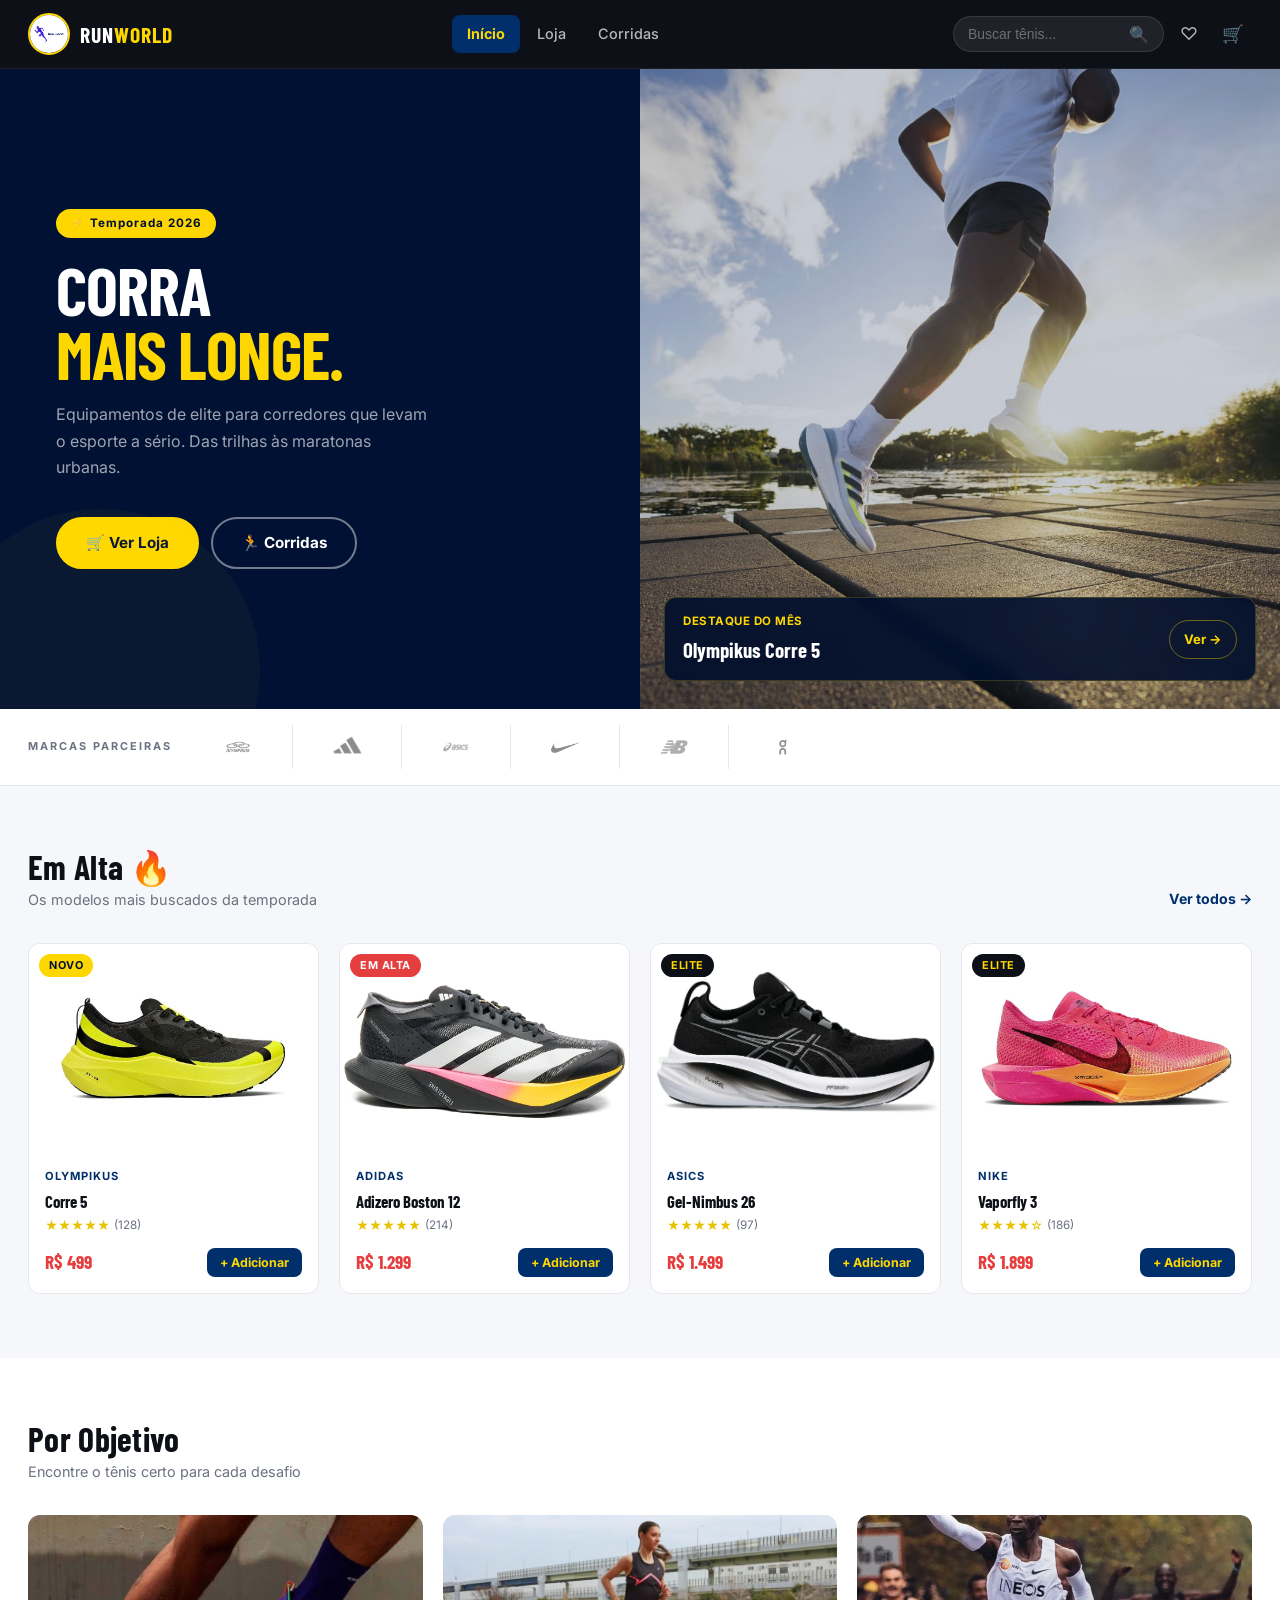
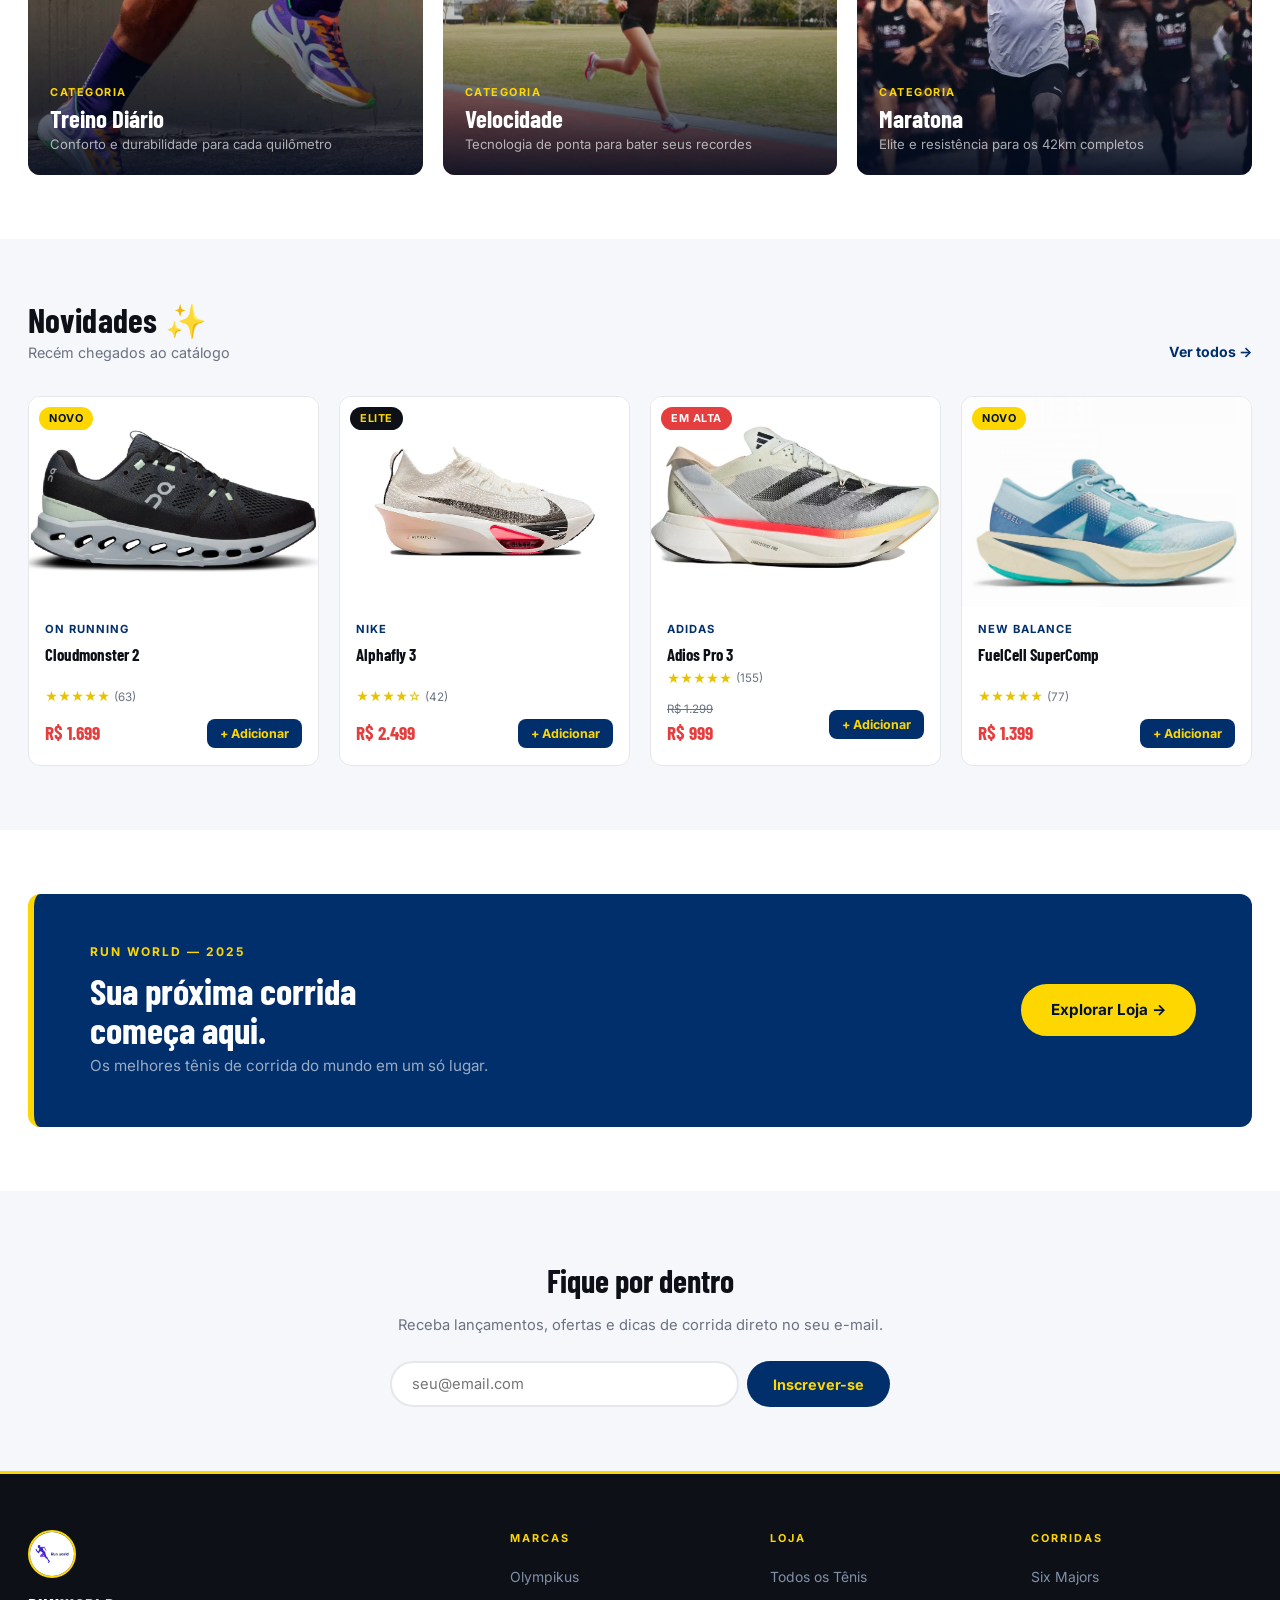
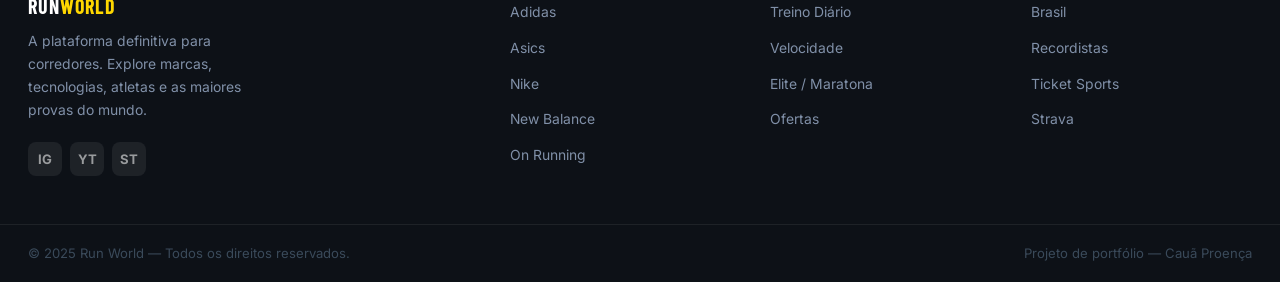
<file: index.html>
<!DOCTYPE html>
<html lang="pt-BR">
<head>
  <meta charset="UTF-8">
  <meta name="viewport" content="width=device-width, initial-scale=1.0">
  <title>Run World — Tênis de Corrida</title>
  <link rel="shortcut icon" href="IMG/icon.png">
  <link rel="preconnect" href="https://fonts.googleapis.com">
  <link rel="preconnect" href="https://fonts.gstatic.com" crossorigin>
  <link href="https://fonts.googleapis.com/css2?family=Barlow+Condensed:wght@400;700&family=Inter:wght@400;500;600;700&display=swap" rel="stylesheet">
  <link rel="stylesheet" href="CSS/style.css">
</head>
<body>

<header class="site-header">
  <div class="header-inner">
    <a href="index.html" class="header-logo">
      <img src="IMG/Logo.jpg" alt="Run World">
      <span class="logo-text">RUN<span>WORLD</span></span>
    </a>
    <nav class="header-nav">
      <ul>
        <li><a href="index.html" class="active">Início</a></li>
        <li><a href="index.2.html">Loja</a></li>
        <li><a href="index.3.html">Corridas</a></li>
      </ul>
    </nav>
    <div class="header-actions">
      <form class="header-search-form" action="#" onsubmit="return false">
        <input type="text" placeholder="Buscar tênis..." aria-label="Buscar">
        <button type="submit" aria-label="Buscar">&#128269;</button>
      </form>
      <a href="#" class="icon-btn" aria-label="Wishlist">&#9825;</a>
      <a href="index.2.html" class="icon-btn" aria-label="Carrinho">
        &#128722;
        <span class="cart-count" style="display:none">0</span>
      </a>
      <button class="hamburger" aria-label="Menu">
        <span></span><span></span><span></span>
      </button>
    </div>
  </div>
</header>

<nav class="mobile-nav" aria-label="Navegação mobile">
  <a href="index.html" class="active">&#127968; Início</a>
  <a href="index.2.html">&#128722; Loja</a>
  <a href="index.3.html">&#127939; Corridas</a>
</nav>

<main>

  <!-- HERO -->
  <section class="hero">
    <div class="hero-content">
      <span class="hero-tag">&#9889; Temporada 2026</span>
      <h1 class="hero-title">
        CORRA
        <span class="accent">MAIS LONGE.</span>
      </h1>
      <p class="hero-subtitle">Equipamentos de elite para corredores que levam o esporte a sério. Das trilhas às maratonas urbanas.</p>
      <div class="hero-btns">
        <a href="index.2.html" class="btn btn-primary">&#128722; Ver Loja</a>
        <a href="index.3.html" class="btn btn-outline">&#127939; Corridas</a>
      </div>
    </div>
    <div class="hero-img">
      <img src="IMG/adrunning.jpeg" alt="Corredor em ação">
      <div class="hero-img-badge">
        <div>
          <div class="badge-shoe-name">DESTAQUE DO MÊS</div>
          <div class="badge-shoe-price">Olympikus Corre 5</div>
        </div>
        <a href="index.2.html" class="badge-link">Ver →</a>
      </div>
    </div>
  </section>

  <!-- BRAND STRIP -->
  <div class="brand-strip">
    <div class="brand-strip-inner">
      <span class="brand-strip-label">MARCAS PARCEIRAS</span>
      <div class="brand-logos">
        <div class="brand-logo-item"><img src="IMG/olympikus_logo.jpg" alt="Olympikus"></div>
        <div class="brand-logo-item"><img src="IMG/adidas.png" alt="Adidas"></div>
        <div class="brand-logo-item"><img src="IMG/asics.png" alt="Asics"></div>
        <div class="brand-logo-item"><img src="IMG/nk.jpg" alt="Nike"></div>
        <div class="brand-logo-item"><img src="IMG/newb.jpg" alt="New Balance"></div>
        <div class="brand-logo-item"><img src="IMG/on.webp" alt="On Running"></div>
      </div>
    </div>
  </div>

  <!-- EM ALTA -->
  <section class="section section-gray">
    <div class="section-inner">
      <div class="section-head">
        <div>
          <h2>Em Alta &#128293;</h2>
          <p>Os modelos mais buscados da temporada</p>
        </div>
        <a href="index.2.html" class="see-all">Ver todos &#8594;</a>
      </div>
      <div class="products-grid">

        <article class="product-card fade-up" data-brand="olympikus" data-price="499" data-type="velocidade">
          <div class="card-img-wrap">
            <img src="IMG/Corre5.1.webp" alt="Olympikus Corre 5" loading="lazy">
            <span class="card-badge badge-new">NOVO</span>
            <button class="wishlist-btn" aria-label="Favoritar">&#9825;</button>
          </div>
          <div class="card-body">
            <div class="card-brand">Olympikus</div>
            <div class="card-name">Corre 5</div>
            <div class="card-rating">&#9733;&#9733;&#9733;&#9733;&#9733; <span>(128)</span></div>
            <div class="card-footer">
              <div class="card-price">R$ 499</div>
              <button class="btn-add">+ Adicionar</button>
            </div>
          </div>
        </article>

        <article class="product-card fade-up" data-brand="adidas" data-price="1299" data-type="velocidade">
          <div class="card-img-wrap">
            <img src="IMG/Adizero.avif" alt="Adidas Adizero Boston 12" loading="lazy">
            <span class="card-badge badge-hot">EM ALTA</span>
            <button class="wishlist-btn" aria-label="Favoritar">&#9825;</button>
          </div>
          <div class="card-body">
            <div class="card-brand">Adidas</div>
            <div class="card-name">Adizero Boston 12</div>
            <div class="card-rating">&#9733;&#9733;&#9733;&#9733;&#9733; <span>(214)</span></div>
            <div class="card-footer">
              <div class="card-price">R$ 1.299</div>
              <button class="btn-add">+ Adicionar</button>
            </div>
          </div>
        </article>

        <article class="product-card fade-up" data-brand="asics" data-price="1499" data-type="conforto">
          <div class="card-img-wrap">
            <img src="IMG/nimbus26.jpg" alt="Asics Gel-Nimbus 26" loading="lazy">
            <span class="card-badge badge-elite">ELITE</span>
            <button class="wishlist-btn" aria-label="Favoritar">&#9825;</button>
          </div>
          <div class="card-body">
            <div class="card-brand">Asics</div>
            <div class="card-name">Gel-Nimbus 26</div>
            <div class="card-rating">&#9733;&#9733;&#9733;&#9733;&#9733; <span>(97)</span></div>
            <div class="card-footer">
              <div class="card-price">R$ 1.499</div>
              <button class="btn-add">+ Adicionar</button>
            </div>
          </div>
        </article>

        <article class="product-card fade-up" data-brand="nike" data-price="1899" data-type="elite">
          <div class="card-img-wrap">
            <img src="IMG/vaporfly.webp" alt="Nike Vaporfly 3" loading="lazy">
            <span class="card-badge badge-elite">ELITE</span>
            <button class="wishlist-btn" aria-label="Favoritar">&#9825;</button>
          </div>
          <div class="card-body">
            <div class="card-brand">Nike</div>
            <div class="card-name">Vaporfly 3</div>
            <div class="card-rating">&#9733;&#9733;&#9733;&#9733;&#9734; <span>(186)</span></div>
            <div class="card-footer">
              <div class="card-price">R$ 1.899</div>
              <button class="btn-add">+ Adicionar</button>
            </div>
          </div>
        </article>

      </div>
    </div>
  </section>

  <!-- POR OBJETIVO -->
  <section class="section section-white">
    <div class="section-inner">
      <div class="section-head">
        <div>
          <h2>Por Objetivo</h2>
          <p>Encontre o tênis certo para cada desafio</p>
        </div>
      </div>
      <div class="category-banners">
        <a href="index.2.html" class="cat-banner fade-up">
          <img src="IMG/olirunning.jpg" alt="Treino Diário" loading="lazy">
          <div class="cat-overlay"></div>
          <div class="cat-content">
            <div class="cat-tag">Categoria</div>
            <div class="cat-title">Treino Diário</div>
            <div class="cat-sub">Conforto e durabilidade para cada quilômetro</div>
          </div>
          <div class="cat-arrow">&#8594;</div>
        </a>
        <a href="index.2.html" class="cat-banner fade-up">
          <img src="IMG/asicsrunning.avif" alt="Velocidade" loading="lazy">
          <div class="cat-overlay"></div>
          <div class="cat-content">
            <div class="cat-tag">Categoria</div>
            <div class="cat-title">Velocidade</div>
            <div class="cat-sub">Tecnologia de ponta para bater seus recordes</div>
          </div>
          <div class="cat-arrow">&#8594;</div>
        </a>
        <a href="index.2.html" class="cat-banner fade-up">
          <img src="IMG/NikeKipchong.jpg" alt="Maratona" loading="lazy">
          <div class="cat-overlay"></div>
          <div class="cat-content">
            <div class="cat-tag">Categoria</div>
            <div class="cat-title">Maratona</div>
            <div class="cat-sub">Elite e resistência para os 42km completos</div>
          </div>
          <div class="cat-arrow">&#8594;</div>
        </a>
      </div>
    </div>
  </section>

  <!-- NOVIDADES -->
  <section class="section section-gray">
    <div class="section-inner">
      <div class="section-head">
        <div>
          <h2>Novidades &#10024;</h2>
          <p>Recém chegados ao catálogo</p>
        </div>
        <a href="index.2.html" class="see-all">Ver todos &#8594;</a>
      </div>
      <div class="products-grid">

        <article class="product-card fade-up" data-brand="on" data-price="1699" data-type="corrida">
          <div class="card-img-wrap">
            <img src="IMG/clound.webp" alt="On Cloudmonster 2" loading="lazy">
            <span class="card-badge badge-new">NOVO</span>
            <button class="wishlist-btn" aria-label="Favoritar">&#9825;</button>
          </div>
          <div class="card-body">
            <div class="card-brand">On Running</div>
            <div class="card-name">Cloudmonster 2</div>
            <div class="card-rating">&#9733;&#9733;&#9733;&#9733;&#9733; <span>(63)</span></div>
            <div class="card-footer">
              <div class="card-price">R$ 1.699</div>
              <button class="btn-add">+ Adicionar</button>
            </div>
          </div>
        </article>

        <article class="product-card fade-up" data-brand="nike" data-price="2499" data-type="elite">
          <div class="card-img-wrap">
            <img src="IMG/alphafly.webp" alt="Nike Alphafly 3" loading="lazy">
            <span class="card-badge badge-elite">ELITE</span>
            <button class="wishlist-btn" aria-label="Favoritar">&#9825;</button>
          </div>
          <div class="card-body">
            <div class="card-brand">Nike</div>
            <div class="card-name">Alphafly 3</div>
            <div class="card-rating">&#9733;&#9733;&#9733;&#9733;&#9734; <span>(42)</span></div>
            <div class="card-footer">
              <div class="card-price">R$ 2.499</div>
              <button class="btn-add">+ Adicionar</button>
            </div>
          </div>
        </article>

        <article class="product-card fade-up" data-brand="adidas" data-price="999" data-type="treino">
          <div class="card-img-wrap">
            <img src="IMG/adios.jpeg" alt="Adidas Adios Pro 3" loading="lazy">
            <span class="card-badge badge-hot">EM ALTA</span>
            <button class="wishlist-btn" aria-label="Favoritar">&#9825;</button>
          </div>
          <div class="card-body">
            <div class="card-brand">Adidas</div>
            <div class="card-name">Adios Pro 3</div>
            <div class="card-rating">&#9733;&#9733;&#9733;&#9733;&#9733; <span>(155)</span></div>
            <div class="card-footer">
              <div class="card-price"><span class="old-price">R$ 1.299</span>R$ 999</div>
              <button class="btn-add">+ Adicionar</button>
            </div>
          </div>
        </article>

        <article class="product-card fade-up" data-brand="newbalance" data-price="1399" data-type="corrida">
          <div class="card-img-wrap">
            <img src="IMG/newfuelcell.jpg" alt="New Balance FuelCell SuperComp" loading="lazy">
            <span class="card-badge badge-new">NOVO</span>
            <button class="wishlist-btn" aria-label="Favoritar">&#9825;</button>
          </div>
          <div class="card-body">
            <div class="card-brand">New Balance</div>
            <div class="card-name">FuelCell SuperComp</div>
            <div class="card-rating">&#9733;&#9733;&#9733;&#9733;&#9733; <span>(77)</span></div>
            <div class="card-footer">
              <div class="card-price">R$ 1.399</div>
              <button class="btn-add">+ Adicionar</button>
            </div>
          </div>
        </article>

      </div>
    </div>
  </section>

  <!-- PROMO BANNER -->
  <section class="section section-white">
    <div class="section-inner">
      <div class="promo-banner fade-up">
        <div>
          <div class="promo-label">Run World — 2025</div>
          <div class="promo-title">Sua próxima corrida<br>começa aqui.</div>
          <div class="promo-sub">Os melhores tênis de corrida do mundo em um só lugar.</div>
        </div>
        <a href="index.2.html" class="btn btn-primary">Explorar Loja &#8594;</a>
      </div>
    </div>
  </section>

  <!-- NEWSLETTER -->
  <section class="section section-gray">
    <div class="section-inner">
      <div class="newsletter-wrap fade-up">
        <h2>Fique por dentro</h2>
        <p>Receba lançamentos, ofertas e dicas de corrida direto no seu e-mail.</p>
        <form class="newsletter-form" novalidate>
          <input type="email" placeholder="seu@email.com" aria-label="Seu e-mail">
          <button type="submit">Inscrever-se</button>
        </form>
      </div>
    </div>
  </section>

</main>

<footer class="site-footer">
  <div class="footer-inner">
    <div class="footer-brand">
      <img src="IMG/Logo.jpg" alt="Run World">
      <div class="footer-brand-name">RUN<span>WORLD</span></div>
      <p class="footer-brand-desc">A plataforma definitiva para corredores. Explore marcas, tecnologias, atletas e as maiores provas do mundo.</p>
      <div class="footer-social">
        <a href="#" aria-label="Instagram">IG</a>
        <a href="#" aria-label="YouTube">YT</a>
        <a href="#" aria-label="Strava">ST</a>
      </div>
    </div>
    <div class="footer-col">
      <h4>Marcas</h4>
      <ul>
        <li><a href="https://www.olympikus.com.br/" target="_blank" rel="noopener">Olympikus</a></li>
        <li><a href="https://www.adidas.com.br/" target="_blank" rel="noopener">Adidas</a></li>
        <li><a href="https://www.asics.com.br/" target="_blank" rel="noopener">Asics</a></li>
        <li><a href="https://www.nike.com.br/" target="_blank" rel="noopener">Nike</a></li>
        <li><a href="https://www.newbalance.com.br/" target="_blank" rel="noopener">New Balance</a></li>
        <li><a href="https://www.on.com/" target="_blank" rel="noopener">On Running</a></li>
      </ul>
    </div>
    <div class="footer-col">
      <h4>Loja</h4>
      <ul>
        <li><a href="index.2.html">Todos os Tênis</a></li>
        <li><a href="index.2.html">Treino Diário</a></li>
        <li><a href="index.2.html">Velocidade</a></li>
        <li><a href="index.2.html">Elite / Maratona</a></li>
        <li><a href="index.2.html">Ofertas</a></li>
      </ul>
    </div>
    <div class="footer-col">
      <h4>Corridas</h4>
      <ul>
        <li><a href="index.3.html">Six Majors</a></li>
        <li><a href="index.3.html">Brasil</a></li>
        <li><a href="index.3.html">Recordistas</a></li>
        <li><a href="index.3.html">Ticket Sports</a></li>
        <li><a href="index.3.html">Strava</a></li>
      </ul>
    </div>
  </div>
  <div class="footer-bottom">
    <span>&copy; 2025 Run World &mdash; Todos os direitos reservados.</span>
    <span>Projeto de portfólio &mdash; Cauã Proença</span>
  </div>
</footer>

<script src="JS/main.js"></script>
</body>
</html>
</file>
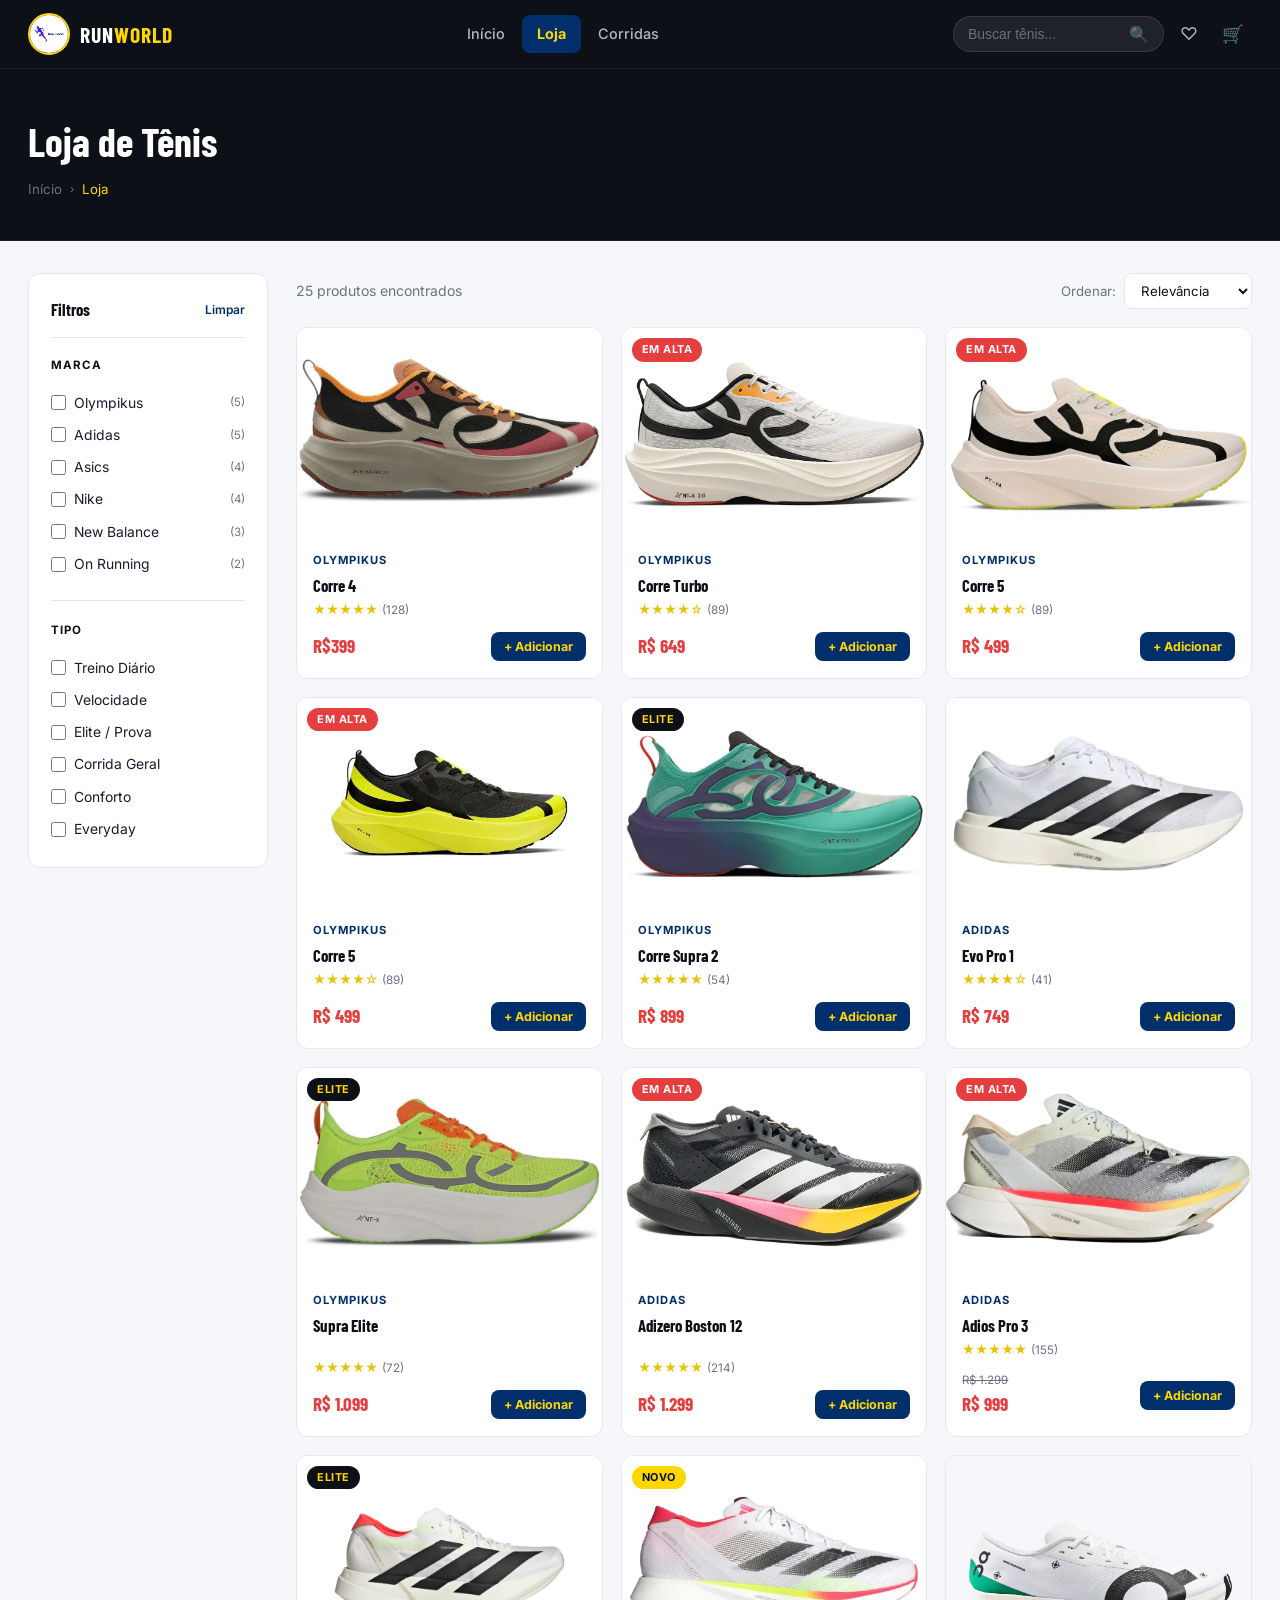
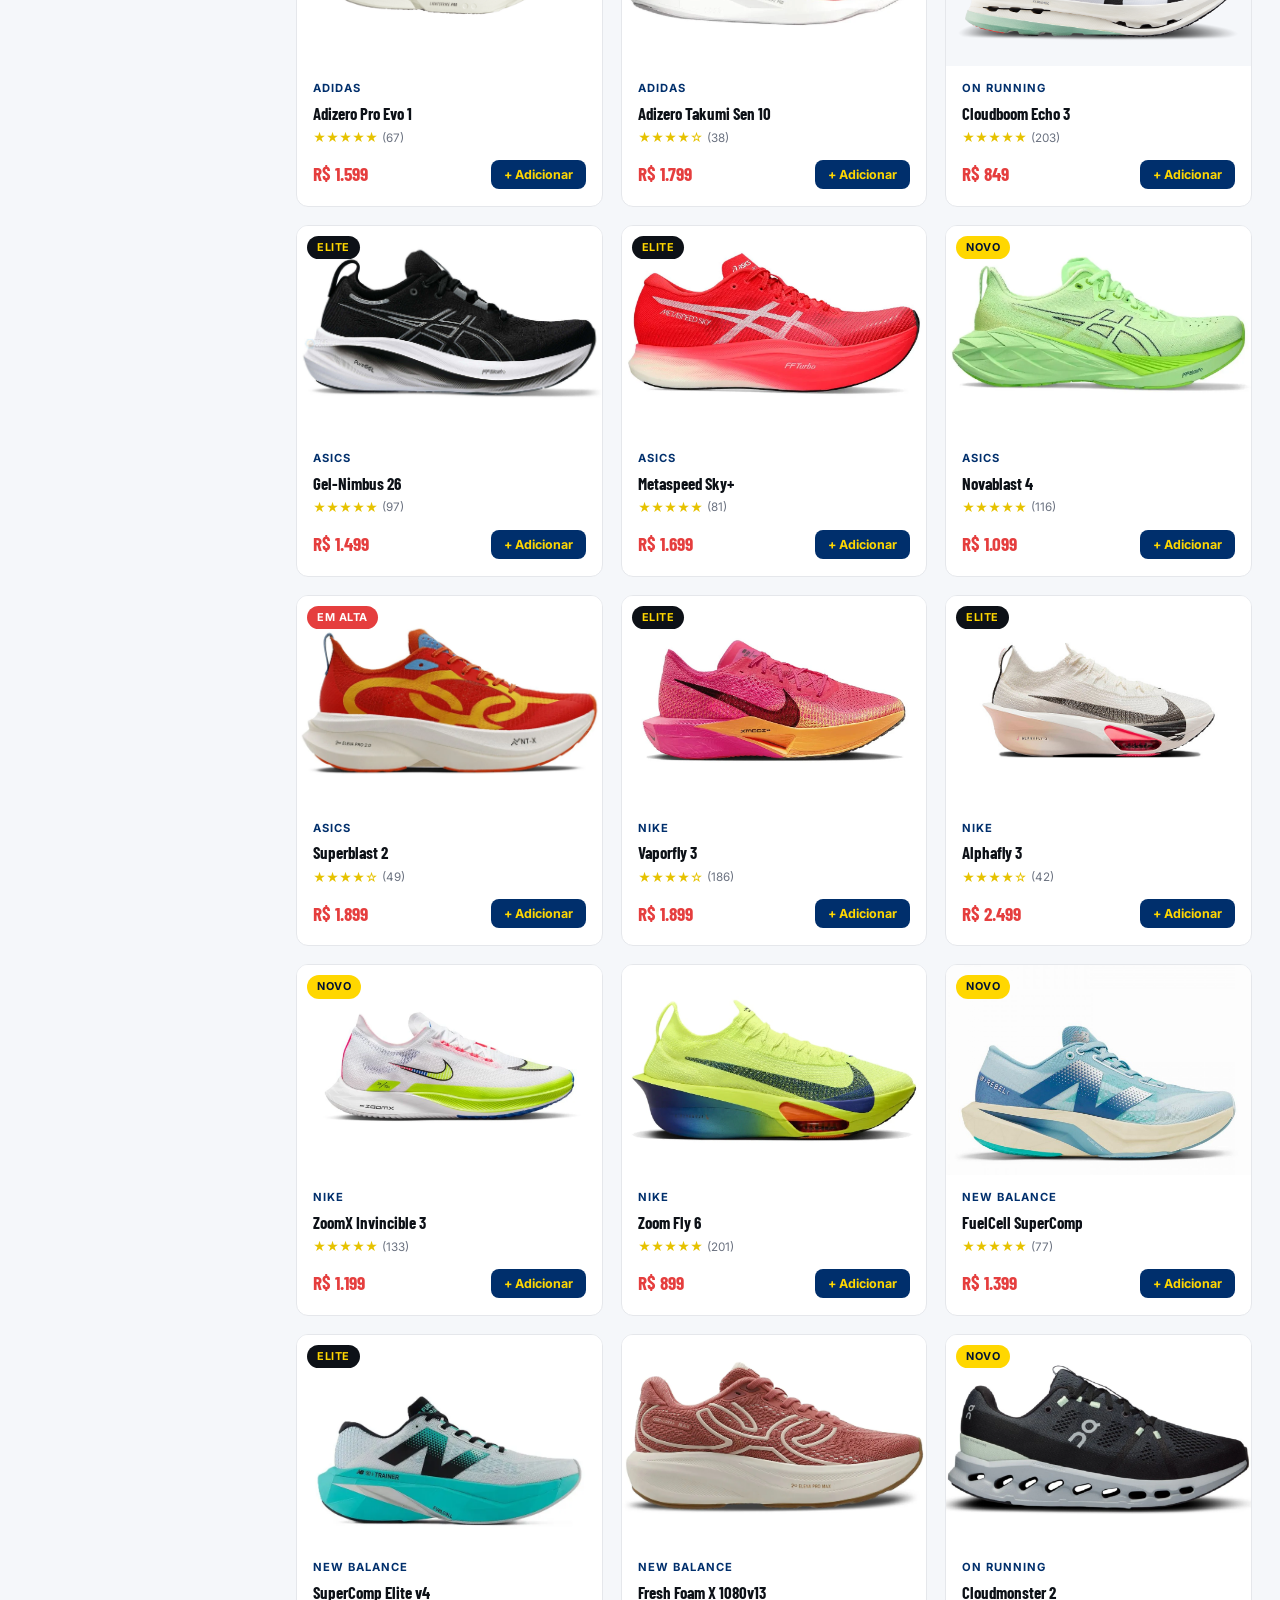
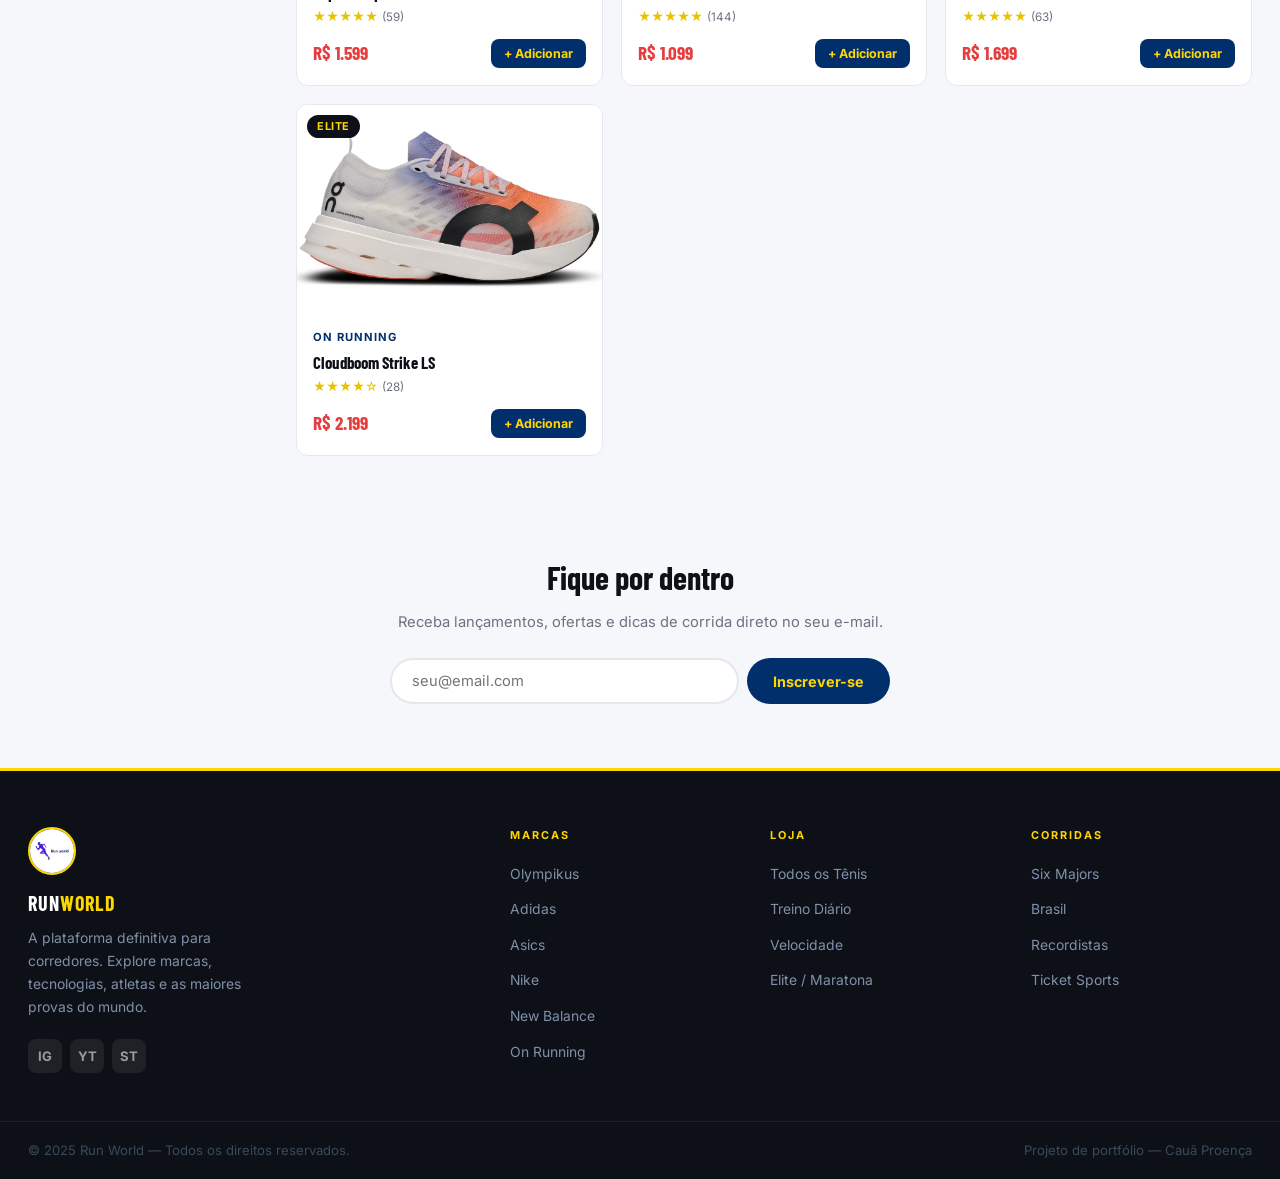
<file: index.2.html>
<!DOCTYPE html>
<html lang="pt-BR">
<head>
  <meta charset="UTF-8">
  <meta name="viewport" content="width=device-width, initial-scale=1.0">
  <title>Run World — Loja</title>
  <link rel="shortcut icon" href="IMG/icon.png">
  <link rel="preconnect" href="https://fonts.googleapis.com">
  <link rel="preconnect" href="https://fonts.gstatic.com" crossorigin>
  <link href="https://fonts.googleapis.com/css2?family=Barlow+Condensed:wght@400;700&family=Inter:wght@400;500;600;700&display=swap" rel="stylesheet">
  <link rel="stylesheet" href="CSS/style.css">
</head>
<body>

<header class="site-header">
  <div class="header-inner">
    <a href="index.html" class="header-logo">
      <img src="IMG/Logo.jpg" alt="Run World">
      <span class="logo-text">RUN<span>WORLD</span></span>
    </a>
    <nav class="header-nav">
      <ul>
        <li><a href="index.html">Início</a></li>
        <li><a href="index.2.html" class="active">Loja</a></li>
        <li><a href="index.3.html">Corridas</a></li>
      </ul>
    </nav>
    <div class="header-actions">
      <form class="header-search-form" action="#" onsubmit="return false">
        <input type="text" placeholder="Buscar tênis..." aria-label="Buscar">
        <button type="submit" aria-label="Buscar">&#128269;</button>
      </form>
      <a href="#" class="icon-btn" aria-label="Wishlist">&#9825;</a>
      <a href="index.2.html" class="icon-btn" aria-label="Carrinho">
        &#128722;
        <span class="cart-count" style="display:none">0</span>
      </a>
      <button class="hamburger" aria-label="Menu">
        <span></span><span></span><span></span>
      </button>
    </div>
  </div>
</header>

<nav class="mobile-nav" aria-label="Navegação mobile">
  <a href="index.html">&#127968; Início</a>
  <a href="index.2.html" class="active">&#128722; Loja</a>
  <a href="index.3.html">&#127939; Corridas</a>
</nav>

<main>

  <div class="page-hero">
    <div class="page-hero-inner">
      <h1>Loja de Tênis</h1>
      <nav class="breadcrumb" aria-label="Breadcrumb">
        <a href="index.html">Início</a>
        <span class="sep">›</span>
        <span class="cur">Loja</span>
      </nav>
    </div>
  </div>

  <div class="shop-wrapper">

    <aside class="filters-sidebar">
      <div class="filters-header">
        <span>Filtros</span>
        <button class="btn-clear-filters">Limpar</button>
      </div>

      <div class="filter-group">
        <div class="filter-group-title">Marca</div>
        <label class="filter-opt"><input type="checkbox" class="filter-brand" value="olympikus"> <label>Olympikus</label><span class="cnt">(5)</span></label>
        <label class="filter-opt"><input type="checkbox" class="filter-brand" value="adidas"> <label>Adidas</label><span class="cnt">(5)</span></label>
        <label class="filter-opt"><input type="checkbox" class="filter-brand" value="asics"> <label>Asics</label><span class="cnt">(4)</span></label>
        <label class="filter-opt"><input type="checkbox" class="filter-brand" value="nike"> <label>Nike</label><span class="cnt">(4)</span></label>
        <label class="filter-opt"><input type="checkbox" class="filter-brand" value="newbalance"> <label>New Balance</label><span class="cnt">(3)</span></label>
        <label class="filter-opt"><input type="checkbox" class="filter-brand" value="on"> <label>On Running</label><span class="cnt">(2)</span></label>
      </div>

      <div class="filter-group">
        <div class="filter-group-title">Tipo</div>
        <label class="filter-opt"><input type="checkbox" class="filter-type" value="treino"> <label>Treino Diário</label></label>
        <label class="filter-opt"><input type="checkbox" class="filter-type" value="velocidade"> <label>Velocidade</label></label>
        <label class="filter-opt"><input type="checkbox" class="filter-type" value="elite"> <label>Elite / Prova</label></label>
        <label class="filter-opt"><input type="checkbox" class="filter-type" value="corrida"> <label>Corrida Geral</label></label>
        <label class="filter-opt"><input type="checkbox" class="filter-type" value="conforto"> <label>Conforto</label></label>
        <label class="filter-opt"><input type="checkbox" class="filter-type" value="everyday"> <label>Everyday</label></label>
      </div>
    </aside>

    <div class="shop-main">
      <div class="shop-bar">
        <span class="shop-count">23 produtos encontrados</span>
        <div class="sort-wrap">
          <label for="sort-select">Ordenar:</label>
          <select id="sort-select">
            <option value="default">Relevância</option>
            <option value="price-asc">Menor preço</option>
            <option value="price-desc">Maior preço</option>
          </select>
        </div>
      </div>

      <div class="shop-grid">

        <article class="product-card fade-up" data-brand="olympikus" data-price="799" data-type="velocidade">
          <div class="card-img-wrap">
            <img src="IMG/cORRE4.jpeg" alt="Olympikus Corre 4" loading="lazy">
            <button class="wishlist-btn" aria-label="Favoritar">&#9825;</button>
          </div>
          <div class="card-body">
            <div class="card-brand">Olympikus</div>
            <div class="card-name">Corre 4</div>
            <div class="card-rating">&#9733;&#9733;&#9733;&#9733;&#9733; <span>(128)</span></div>
            <div class="card-footer">
              <div class="card-price">R$399</div>
              <button class="btn-add">+ Adicionar</button>
            </div>
          </div>
        </article>

        <article class="product-card fade-up" data-brand="olympikus" data-price="649" data-type="treino">
          <div class="card-img-wrap">
            <img src="IMG/corre_turbo.webp" alt="Olympikus Corre Turbo" loading="lazy">
            <span class="card-badge badge-hot">EM ALTA</span>
            <button class="wishlist-btn" aria-label="Favoritar">&#9825;</button>
          </div>
          <div class="card-body">
            <div class="card-brand">Olympikus</div>
            <div class="card-name">Corre Turbo</div>
            <div class="card-rating">&#9733;&#9733;&#9733;&#9733;&#9734; <span>(89)</span></div>
            <div class="card-footer">
              <div class="card-price">R$ 649</div>
              <button class="btn-add">+ Adicionar</button>
            </div>
          </div>
        </article>

        <article class="product-card fade-up" data-brand="olympikus" data-price="499" data-type="treino">
          <div class="card-img-wrap">
            <img src="IMG/Corre5.webp" alt="Olympikus Corre 5" loading="lazy">
            <span class="card-badge badge-hot">EM ALTA</span>
            <button class="wishlist-btn" aria-label="Favoritar">&#9825;</button>
          </div>
          <div class="card-body">
            <div class="card-brand">Olympikus</div>
            <div class="card-name">Corre 5</div>
            <div class="card-rating">&#9733;&#9733;&#9733;&#9733;&#9734; <span>(89)</span></div>
            <div class="card-footer">
              <div class="card-price">R$ 499</div>
              <button class="btn-add">+ Adicionar</button>
            </div>
          </div>
        </article>

        <article class="product-card fade-up" data-brand="olympikus" data-price="499" data-type="treino">
          <div class="card-img-wrap">
            <img src="IMG/Corre5.1.webp" alt="Olympikus Corre 5" loading="lazy">
            <span class="card-badge badge-hot">EM ALTA</span>
            <button class="wishlist-btn" aria-label="Favoritar">&#9825;</button>
          </div>
          <div class="card-body">
            <div class="card-brand">Olympikus</div>
            <div class="card-name">Corre 5</div>
            <div class="card-rating">&#9733;&#9733;&#9733;&#9733;&#9734; <span>(89)</span></div>
            <div class="card-footer">
              <div class="card-price">R$ 499</div>
              <button class="btn-add">+ Adicionar</button>
            </div>
          </div>
        </article>

        <article class="product-card fade-up" data-brand="olympikus" data-price="899" data-type="velocidade">
          <div class="card-img-wrap">
            <img src="IMG/corre_supra2.webp" alt="Olympikus Corre Supra 2" loading="lazy">
            <span class="card-badge badge-elite">ELITE</span>
            <button class="wishlist-btn" aria-label="Favoritar">&#9825;</button>
          </div>
          <div class="card-body">
            <div class="card-brand">Olympikus</div>
            <div class="card-name">Corre Supra 2</div>
            <div class="card-rating">&#9733;&#9733;&#9733;&#9733;&#9733; <span>(54)</span></div>
            <div class="card-footer">
              <div class="card-price">R$ 899</div>
              <button class="btn-add">+ Adicionar</button>
            </div>
          </div>
        </article>

        <article class="product-card fade-up" data-brand="olympikus" data-price="749" data-type="treino">
          <div class="card-img-wrap">
            <img src="IMG/evopro1.jpg" alt="Olympikus Evo Pro 1" loading="lazy">
            <button class="wishlist-btn" aria-label="Favoritar">&#9825;</button>
          </div>
          <div class="card-body">
            <div class="card-brand">Adidas</div>
            <div class="card-name">Evo Pro 1</div>
            <div class="card-rating">&#9733;&#9733;&#9733;&#9733;&#9734; <span>(41)</span></div>
            <div class="card-footer">
              <div class="card-price">R$ 749</div>
              <button class="btn-add">+ Adicionar</button>
            </div>
          </div>
        </article>

        <article class="product-card fade-up" data-brand="olympikus" data-price="1099" data-type="elite">
          <div class="card-img-wrap">
            <img src="IMG/supra.webp" alt="Olympikus Supra Elite" loading="lazy">
            <span class="card-badge badge-elite">ELITE</span>
            <button class="wishlist-btn" aria-label="Favoritar">&#9825;</button>
          </div>
          <div class="card-body">
            <div class="card-brand">Olympikus</div>
            <div class="card-name">Supra Elite</div>
            <div class="card-rating">&#9733;&#9733;&#9733;&#9733;&#9733; <span>(72)</span></div>
            <div class="card-footer">
              <div class="card-price">R$ 1.099</div>
              <button class="btn-add">+ Adicionar</button>
            </div>
          </div>
        </article>

        <article class="product-card fade-up" data-brand="adidas" data-price="1299" data-type="velocidade">
          <div class="card-img-wrap">
            <img src="IMG/Adizero.avif" alt="Adidas Adizero Boston 12" loading="lazy">
            <span class="card-badge badge-hot">EM ALTA</span>
            <button class="wishlist-btn" aria-label="Favoritar">&#9825;</button>
          </div>
          <div class="card-body">
            <div class="card-brand">Adidas</div>
            <div class="card-name">Adizero Boston 12</div>
            <div class="card-rating">&#9733;&#9733;&#9733;&#9733;&#9733; <span>(214)</span></div>
            <div class="card-footer">
              <div class="card-price">R$ 1.299</div>
              <button class="btn-add">+ Adicionar</button>
            </div>
          </div>
        </article>

        <article class="product-card fade-up" data-brand="adidas" data-price="999" data-type="treino">
          <div class="card-img-wrap">
            <img src="IMG/adios.jpeg" alt="Adidas Adios Pro 3" loading="lazy">
            <span class="card-badge badge-hot">EM ALTA</span>
            <button class="wishlist-btn" aria-label="Favoritar">&#9825;</button>
          </div>
          <div class="card-body">
            <div class="card-brand">Adidas</div>
            <div class="card-name">Adios Pro 3</div>
            <div class="card-rating">&#9733;&#9733;&#9733;&#9733;&#9733; <span>(155)</span></div>
            <div class="card-footer">
              <div class="card-price"><span class="old-price">R$ 1.299</span>R$ 999</div>
              <button class="btn-add">+ Adicionar</button>
            </div>
          </div>
        </article>

        <article class="product-card fade-up" data-brand="adidas" data-price="1599" data-type="elite">
          <div class="card-img-wrap">
            <img src="IMG/adios.4.png" alt="Adidas Adizero Adios Pro Evo 1" loading="lazy">
            <span class="card-badge badge-elite">ELITE</span>
            <button class="wishlist-btn" aria-label="Favoritar">&#9825;</button>
          </div>
          <div class="card-body">
            <div class="card-brand">Adidas</div>
            <div class="card-name">Adizero Pro Evo 1</div>
            <div class="card-rating">&#9733;&#9733;&#9733;&#9733;&#9733; <span>(67)</span></div>
            <div class="card-footer">
              <div class="card-price">R$ 1.599</div>
              <button class="btn-add">+ Adicionar</button>
            </div>
          </div>
        </article>

        <article class="product-card fade-up" data-brand="adidas" data-price="1799" data-type="elite">
          <div class="card-img-wrap">
            <img src="IMG/TenisAdizeroTakumiSen10.avif" alt="Adidas Adizero Takumi Sen 10" loading="lazy">
            <span class="card-badge badge-new">NOVO</span>
            <button class="wishlist-btn" aria-label="Favoritar">&#9825;</button>
          </div>
          <div class="card-body">
            <div class="card-brand">Adidas</div>
            <div class="card-name">Adizero Takumi Sen 10</div>
            <div class="card-rating">&#9733;&#9733;&#9733;&#9733;&#9734; <span>(38)</span></div>
            <div class="card-footer">
              <div class="card-price">R$ 1.799</div>
              <button class="btn-add">+ Adicionar</button>
            </div>
          </div>
        </article>

        <article class="product-card fade-up" data-brand="on" data-price="849" data-type="everyday">
          <div class="card-img-wrap">
            <img src="IMG/echo3.webp" alt="On Cloudboom Echo 3" loading="lazy">
            <button class="wishlist-btn" aria-label="Favoritar">&#9825;</button>
          </div>
          <div class="card-body">
            <div class="card-brand">On Running</div>
            <div class="card-name">Cloudboom Echo 3</div>
            <div class="card-rating">&#9733;&#9733;&#9733;&#9733;&#9733; <span>(203)</span></div>
            <div class="card-footer">
              <div class="card-price">R$ 849</div>
              <button class="btn-add">+ Adicionar</button>
            </div>
          </div>
        </article>

        <article class="product-card fade-up" data-brand="asics" data-price="1499" data-type="conforto">
          <div class="card-img-wrap">
            <img src="IMG/nimbus26.jpg" alt="Asics Gel-Nimbus 26" loading="lazy">
            <span class="card-badge badge-elite">ELITE</span>
            <button class="wishlist-btn" aria-label="Favoritar">&#9825;</button>
          </div>
          <div class="card-body">
            <div class="card-brand">Asics</div>
            <div class="card-name">Gel-Nimbus 26</div>
            <div class="card-rating">&#9733;&#9733;&#9733;&#9733;&#9733; <span>(97)</span></div>
            <div class="card-footer">
              <div class="card-price">R$ 1.499</div>
              <button class="btn-add">+ Adicionar</button>
            </div>
          </div>
        </article>

        <article class="product-card fade-up" data-brand="asics" data-price="1699" data-type="elite">
          <div class="card-img-wrap">
            <img src="IMG/metasspeed.webp" alt="Asics Metaspeed Sky+" loading="lazy">
            <span class="card-badge badge-elite">ELITE</span>
            <button class="wishlist-btn" aria-label="Favoritar">&#9825;</button>
          </div>
          <div class="card-body">
            <div class="card-brand">Asics</div>
            <div class="card-name">Metaspeed Sky+</div>
            <div class="card-rating">&#9733;&#9733;&#9733;&#9733;&#9733; <span>(81)</span></div>
            <div class="card-footer">
              <div class="card-price">R$ 1.699</div>
              <button class="btn-add">+ Adicionar</button>
            </div>
          </div>
        </article>

        <article class="product-card fade-up" data-brand="asics" data-price="1099" data-type="treino">
          <div class="card-img-wrap">
            <img src="IMG/navoblast.webp" alt="Asics Novablast 4" loading="lazy">
            <span class="card-badge badge-new">NOVO</span>
            <button class="wishlist-btn" aria-label="Favoritar">&#9825;</button>
          </div>
          <div class="card-body">
            <div class="card-brand">Asics</div>
            <div class="card-name">Novablast 4</div>
            <div class="card-rating">&#9733;&#9733;&#9733;&#9733;&#9733; <span>(116)</span></div>
            <div class="card-footer">
              <div class="card-price">R$ 1.099</div>
              <button class="btn-add">+ Adicionar</button>
            </div>
          </div>
        </article>

        <article class="product-card fade-up" data-brand="asics" data-price="1899" data-type="elite">
          <div class="card-img-wrap">
            <img src="IMG/grasupersonico.webp" alt="Asics Superblast 2" loading="lazy">
            <span class="card-badge badge-hot">EM ALTA</span>
            <button class="wishlist-btn" aria-label="Favoritar">&#9825;</button>
          </div>
          <div class="card-body">
            <div class="card-brand">Asics</div>
            <div class="card-name">Superblast 2</div>
            <div class="card-rating">&#9733;&#9733;&#9733;&#9733;&#9734; <span>(49)</span></div>
            <div class="card-footer">
              <div class="card-price">R$ 1.899</div>
              <button class="btn-add">+ Adicionar</button>
            </div>
          </div>
        </article>

        <article class="product-card fade-up" data-brand="nike" data-price="1899" data-type="elite">
          <div class="card-img-wrap">
            <img src="IMG/vaporfly.webp" alt="Nike Vaporfly 3" loading="lazy">
            <span class="card-badge badge-elite">ELITE</span>
            <button class="wishlist-btn" aria-label="Favoritar">&#9825;</button>
          </div>
          <div class="card-body">
            <div class="card-brand">Nike</div>
            <div class="card-name">Vaporfly 3</div>
            <div class="card-rating">&#9733;&#9733;&#9733;&#9733;&#9734; <span>(186)</span></div>
            <div class="card-footer">
              <div class="card-price">R$ 1.899</div>
              <button class="btn-add">+ Adicionar</button>
            </div>
          </div>
        </article>

        <article class="product-card fade-up" data-brand="nike" data-price="2499" data-type="elite">
          <div class="card-img-wrap">
            <img src="IMG/alphafly.webp" alt="Nike Alphafly 3" loading="lazy">
            <span class="card-badge badge-elite">ELITE</span>
            <button class="wishlist-btn" aria-label="Favoritar">&#9825;</button>
          </div>
          <div class="card-body">
            <div class="card-brand">Nike</div>
            <div class="card-name">Alphafly 3</div>
            <div class="card-rating">&#9733;&#9733;&#9733;&#9733;&#9734; <span>(42)</span></div>
            <div class="card-footer">
              <div class="card-price">R$ 2.499</div>
              <button class="btn-add">+ Adicionar</button>
            </div>
          </div>
        </article>

        <article class="product-card fade-up" data-brand="nike" data-price="1199" data-type="corrida">
          <div class="card-img-wrap">
            <img src="IMG/zoomx.webp" alt="Nike ZoomX Invincible 3" loading="lazy">
            <span class="card-badge badge-new">NOVO</span>
            <button class="wishlist-btn" aria-label="Favoritar">&#9825;</button>
          </div>
          <div class="card-body">
            <div class="card-brand">Nike</div>
            <div class="card-name">ZoomX Invincible 3</div>
            <div class="card-rating">&#9733;&#9733;&#9733;&#9733;&#9733; <span>(133)</span></div>
            <div class="card-footer">
              <div class="card-price">R$ 1.199</div>
              <button class="btn-add">+ Adicionar</button>
            </div>
          </div>
        </article>

        <article class="product-card fade-up" data-brand="nike" data-price="899" data-type="treino">
          <div class="card-img-wrap">
            <img src="IMG/zoom fly.avif" alt="Nike Zoom Fly 6" loading="lazy">
            <button class="wishlist-btn" aria-label="Favoritar">&#9825;</button>
          </div>
          <div class="card-body">
            <div class="card-brand">Nike</div>
            <div class="card-name">Zoom Fly 6</div>
            <div class="card-rating">&#9733;&#9733;&#9733;&#9733;&#9733; <span>(201)</span></div>
            <div class="card-footer">
              <div class="card-price">R$ 899</div>
              <button class="btn-add">+ Adicionar</button>
            </div>
          </div>
        </article>

        <article class="product-card fade-up" data-brand="newbalance" data-price="1399" data-type="corrida">
          <div class="card-img-wrap">
            <img src="IMG/newfuelcell.jpg" alt="New Balance FuelCell SuperComp" loading="lazy">
            <span class="card-badge badge-new">NOVO</span>
            <button class="wishlist-btn" aria-label="Favoritar">&#9825;</button>
          </div>
          <div class="card-body">
            <div class="card-brand">New Balance</div>
            <div class="card-name">FuelCell SuperComp</div>
            <div class="card-rating">&#9733;&#9733;&#9733;&#9733;&#9733; <span>(77)</span></div>
            <div class="card-footer">
              <div class="card-price">R$ 1.399</div>
              <button class="btn-add">+ Adicionar</button>
            </div>
          </div>
        </article>

        <article class="product-card fade-up" data-brand="newbalance" data-price="1599" data-type="elite">
          <div class="card-img-wrap">
            <img src="IMG/nbsupercomp.webp" alt="New Balance SuperComp Elite v4" loading="lazy">
            <span class="card-badge badge-elite">ELITE</span>
            <button class="wishlist-btn" aria-label="Favoritar">&#9825;</button>
          </div>
          <div class="card-body">
            <div class="card-brand">New Balance</div>
            <div class="card-name">SuperComp Elite v4</div>
            <div class="card-rating">&#9733;&#9733;&#9733;&#9733;&#9733; <span>(59)</span></div>
            <div class="card-footer">
              <div class="card-price">R$ 1.599</div>
              <button class="btn-add">+ Adicionar</button>
            </div>
          </div>
        </article>

        <article class="product-card fade-up" data-brand="newbalance" data-price="1099" data-type="everyday">
          <div class="card-img-wrap">
            <img src="IMG/max.webp" alt="New Balance Fresh Foam X 1080v13" loading="lazy">
            <button class="wishlist-btn" aria-label="Favoritar">&#9825;</button>
          </div>
          <div class="card-body">
            <div class="card-brand">New Balance</div>
            <div class="card-name">Fresh Foam X 1080v13</div>
            <div class="card-rating">&#9733;&#9733;&#9733;&#9733;&#9733; <span>(144)</span></div>
            <div class="card-footer">
              <div class="card-price">R$ 1.099</div>
              <button class="btn-add">+ Adicionar</button>
            </div>
          </div>
        </article>

        <article class="product-card fade-up" data-brand="on" data-price="1699" data-type="corrida">
          <div class="card-img-wrap">
            <img src="IMG/clound.webp" alt="On Cloudmonster 2" loading="lazy">
            <span class="card-badge badge-new">NOVO</span>
            <button class="wishlist-btn" aria-label="Favoritar">&#9825;</button>
          </div>
          <div class="card-body">
            <div class="card-brand">On Running</div>
            <div class="card-name">Cloudmonster 2</div>
            <div class="card-rating">&#9733;&#9733;&#9733;&#9733;&#9733; <span>(63)</span></div>
            <div class="card-footer">
              <div class="card-price">R$ 1.699</div>
              <button class="btn-add">+ Adicionar</button>
            </div>
          </div>
        </article>

        <article class="product-card fade-up" data-brand="on" data-price="2199" data-type="elite">
          <div class="card-img-wrap">
            <img src="IMG/onstrike.webp" alt="On Cloudboom Strike LS" loading="lazy">
            <span class="card-badge badge-elite">ELITE</span>
            <button class="wishlist-btn" aria-label="Favoritar">&#9825;</button>
          </div>
          <div class="card-body">
            <div class="card-brand">On Running</div>
            <div class="card-name">Cloudboom Strike LS</div>
            <div class="card-rating">&#9733;&#9733;&#9733;&#9733;&#9734; <span>(28)</span></div>
            <div class="card-footer">
              <div class="card-price">R$ 2.199</div>
              <button class="btn-add">+ Adicionar</button>
            </div>
          </div>
        </article>

      </div>
    </div>
  </div>

  <section class="section section-gray">
    <div class="section-inner">
      <div class="newsletter-wrap fade-up">
        <h2>Fique por dentro</h2>
        <p>Receba lançamentos, ofertas e dicas de corrida direto no seu e-mail.</p>
        <form class="newsletter-form" novalidate>
          <input type="email" placeholder="seu@email.com" aria-label="Seu e-mail">
          <button type="submit">Inscrever-se</button>
        </form>
      </div>
    </div>
  </section>

</main>

<footer class="site-footer">
  <div class="footer-inner">
    <div class="footer-brand">
      <img src="IMG/Logo.jpg" alt="Run World">
      <div class="footer-brand-name">RUN<span>WORLD</span></div>
      <p class="footer-brand-desc">A plataforma definitiva para corredores. Explore marcas, tecnologias, atletas e as maiores provas do mundo.</p>
      <div class="footer-social">
        <a href="#" aria-label="Instagram">IG</a>
        <a href="#" aria-label="YouTube">YT</a>
        <a href="#" aria-label="Strava">ST</a>
      </div>
    </div>
    <div class="footer-col">
      <h4>Marcas</h4>
      <ul>
        <li><a href="https://www.olympikus.com.br/" target="_blank" rel="noopener">Olympikus</a></li>
        <li><a href="https://www.adidas.com.br/" target="_blank" rel="noopener">Adidas</a></li>
        <li><a href="https://www.asics.com.br/" target="_blank" rel="noopener">Asics</a></li>
        <li><a href="https://www.nike.com.br/" target="_blank" rel="noopener">Nike</a></li>
        <li><a href="https://www.newbalance.com.br/" target="_blank" rel="noopener">New Balance</a></li>
        <li><a href="https://www.on.com/" target="_blank" rel="noopener">On Running</a></li>
      </ul>
    </div>
    <div class="footer-col">
      <h4>Loja</h4>
      <ul>
        <li><a href="index.2.html">Todos os Tênis</a></li>
        <li><a href="index.2.html">Treino Diário</a></li>
        <li><a href="index.2.html">Velocidade</a></li>
        <li><a href="index.2.html">Elite / Maratona</a></li>
      </ul>
    </div>
    <div class="footer-col">
      <h4>Corridas</h4>
      <ul>
        <li><a href="index.3.html">Six Majors</a></li>
        <li><a href="index.3.html">Brasil</a></li>
        <li><a href="index.3.html">Recordistas</a></li>
        <li><a href="index.3.html">Ticket Sports</a></li>
      </ul>
    </div>
  </div>
  <div class="footer-bottom">
    <span>&copy; 2025 Run World &mdash; Todos os direitos reservados.</span>
    <span>Projeto de portfólio &mdash; Cauã Proença</span>
  </div>
</footer>

<script src="JS/main.js"></script>
</body>
</html>
</file>
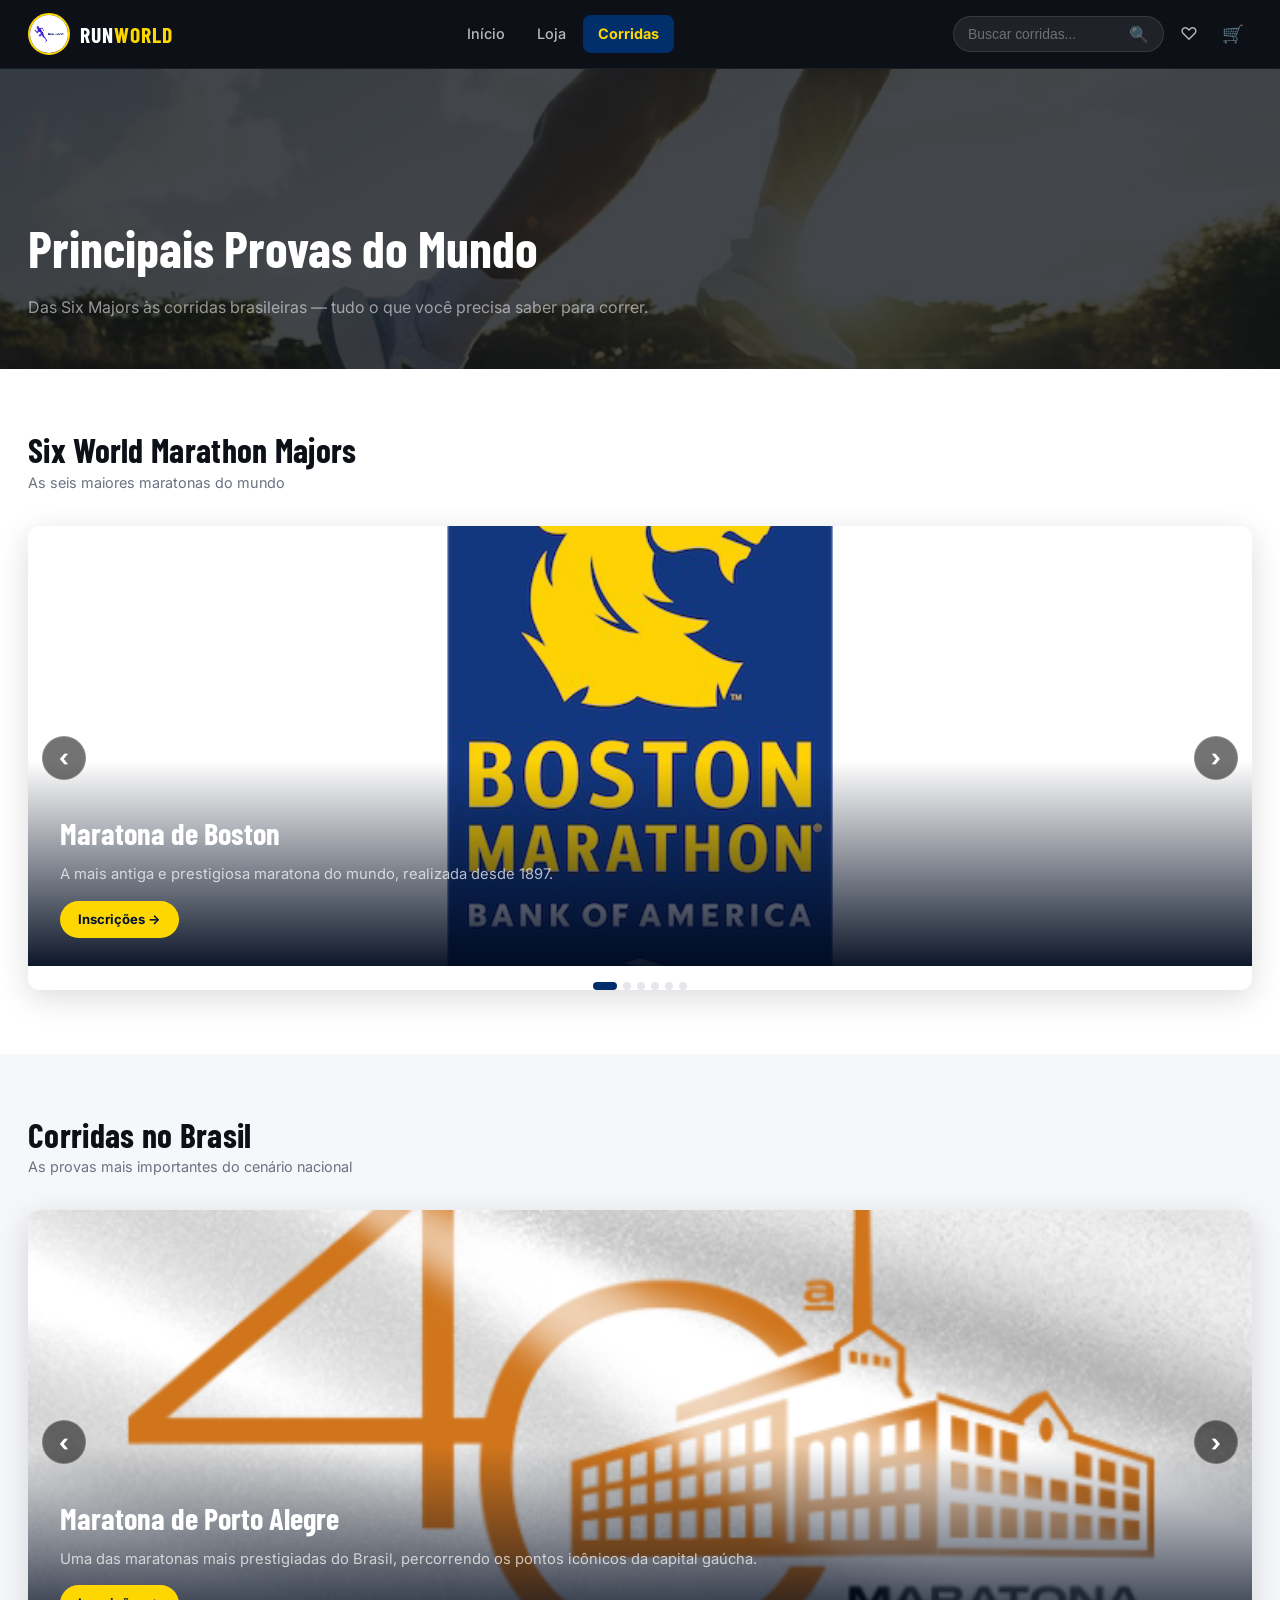
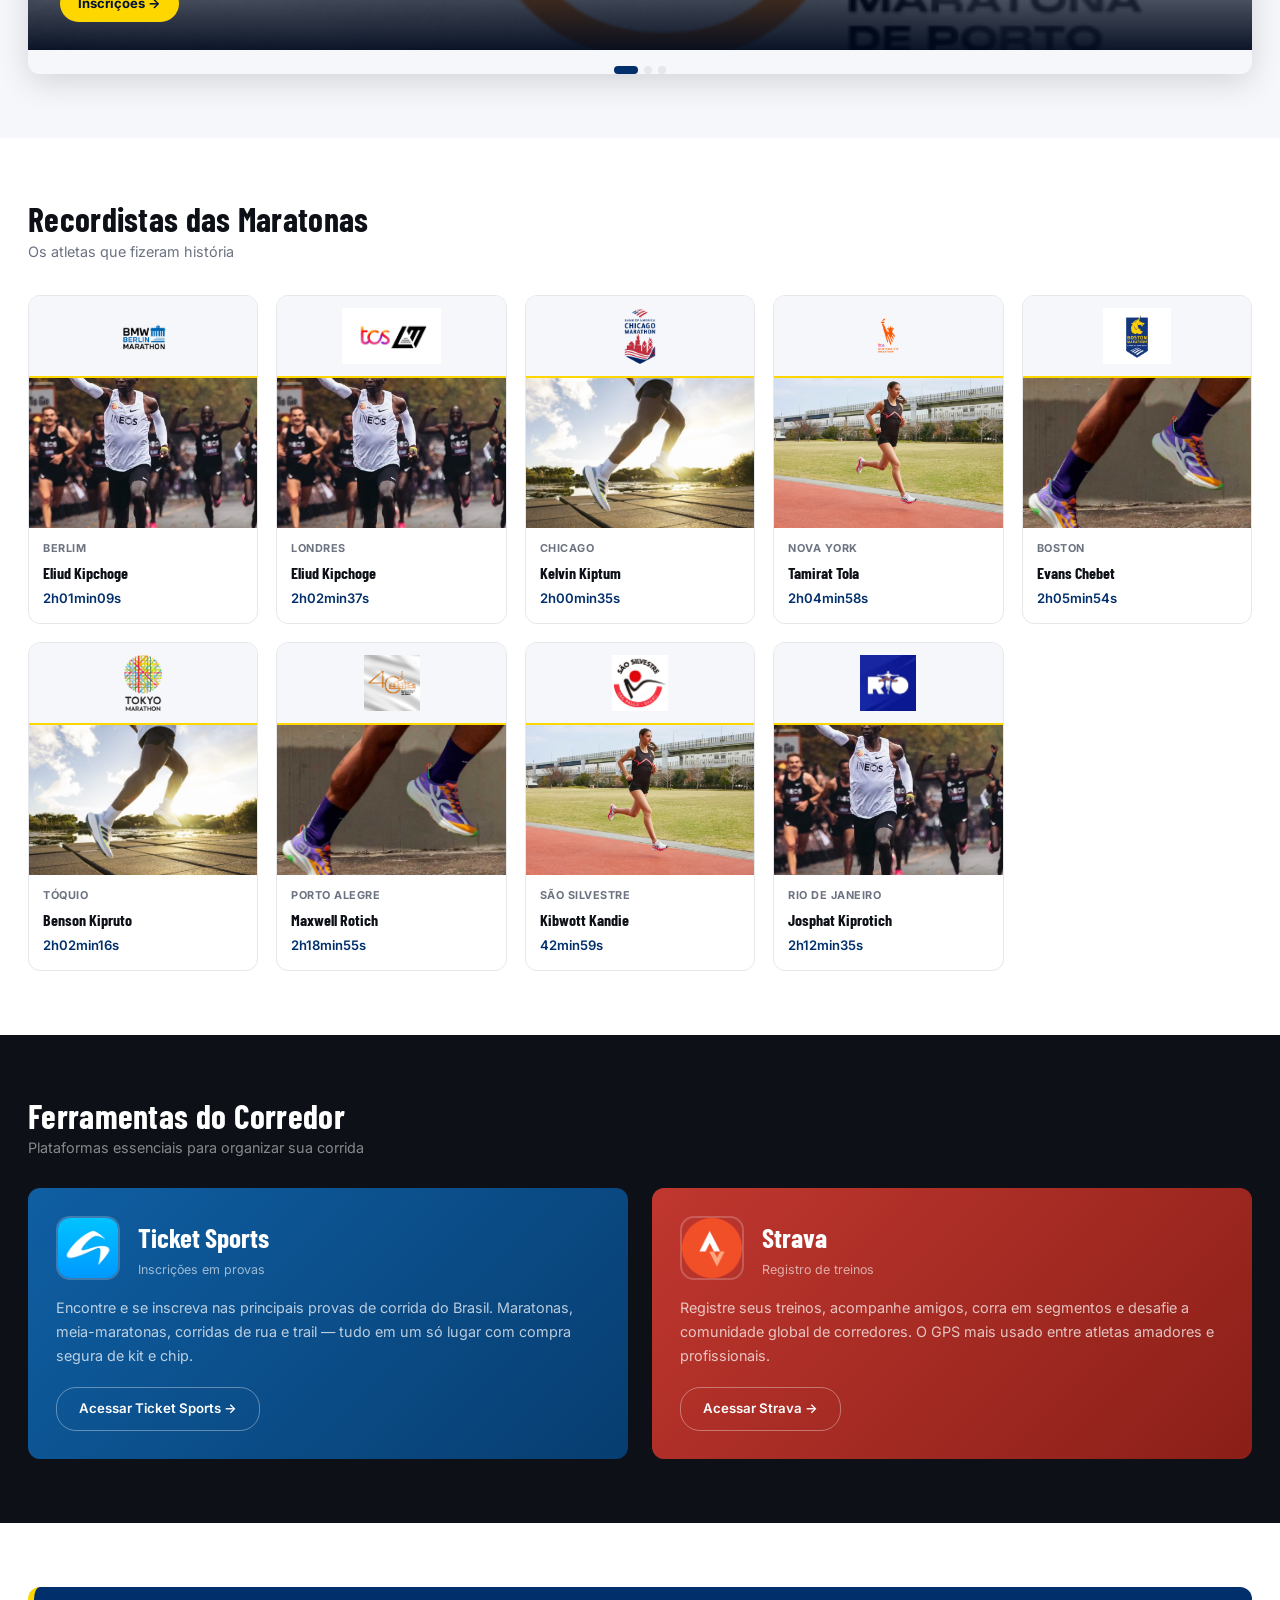
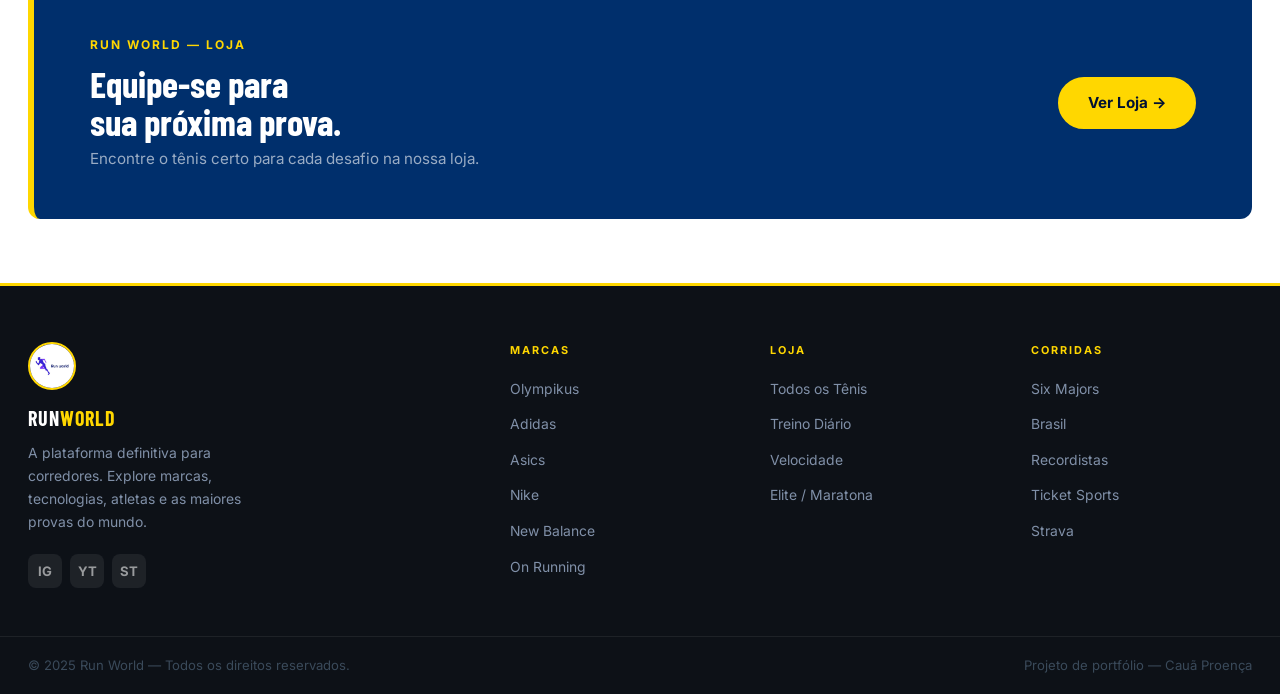
<file: index.3.html>
<!DOCTYPE html>
<html lang="pt-BR">
<head>
  <meta charset="UTF-8">
  <meta name="viewport" content="width=device-width, initial-scale=1.0">
  <title>Run World — Corridas</title>
  <link rel="shortcut icon" href="IMG/icon.png">
  <link rel="preconnect" href="https://fonts.googleapis.com">
  <link rel="preconnect" href="https://fonts.gstatic.com" crossorigin>
  <link href="https://fonts.googleapis.com/css2?family=Barlow+Condensed:wght@400;700&family=Inter:wght@400;500;600;700&display=swap" rel="stylesheet">
  <link rel="stylesheet" href="CSS/style.css">
</head>
<body>

<header class="site-header">
  <div class="header-inner">
    <a href="index.html" class="header-logo">
      <img src="IMG/Logo.jpg" alt="Run World">
      <span class="logo-text">RUN<span>WORLD</span></span>
    </a>
    <nav class="header-nav">
      <ul>
        <li><a href="index.html">Início</a></li>
        <li><a href="index.2.html">Loja</a></li>
        <li><a href="index.3.html" class="active">Corridas</a></li>
      </ul>
    </nav>
    <div class="header-actions">
      <form class="header-search-form" action="#" onsubmit="return false">
        <input type="text" placeholder="Buscar corridas..." aria-label="Buscar">
        <button type="submit" aria-label="Buscar">&#128269;</button>
      </form>
      <a href="#" class="icon-btn" aria-label="Wishlist">&#9825;</a>
      <a href="index.2.html" class="icon-btn" aria-label="Carrinho">
        &#128722;
        <span class="cart-count" style="display:none">0</span>
      </a>
      <button class="hamburger" aria-label="Menu">
        <span></span><span></span><span></span>
      </button>
    </div>
  </div>
</header>

<nav class="mobile-nav" aria-label="Navegação mobile">
  <a href="index.html">&#127968; Início</a>
  <a href="index.2.html">&#128722; Loja</a>
  <a href="index.3.html" class="active">&#127939; Corridas</a>
</nav>

<main>

  <!-- RACES HERO -->
  <section class="races-hero">
    <div class="races-hero-bg"></div>
    <div class="races-hero-content">
      <h1>Principais Provas do Mundo</h1>
      <p>Das Six Majors às corridas brasileiras — tudo o que você precisa saber para correr.</p>
    </div>
  </section>

  <!-- RACE CAROUSEL -->
  <section class="section section-white">
    <div class="section-inner">
      <div class="section-head">
        <div>
          <h2>Six World Marathon Majors</h2>
          <p>As seis maiores maratonas do mundo</p>
        </div>
      </div>

      <div class="race-carousel">
        <div class="carousel-track-wrap">
          <div class="carousel-track">

            <div class="carousel-slide">
              <img src="IMG/maratonaboston.png" alt="Maratona de Boston">
              <div class="slide-info">
                <h3>Maratona de Boston</h3>
                <p>A mais antiga e prestigiosa maratona do mundo, realizada desde 1897.</p>
                <a href="https://www.baa.org/races/boston-marathon" target="_blank" rel="noopener" class="race-cta">Inscrições &#8594;</a>
              </div>
            </div>

            <div class="carousel-slide">
              <img src="IMG/marotonaberlim.png" alt="Maratona de Berlim">
              <div class="slide-info">
                <h3>Maratona de Berlim</h3>
                <p>Conhecida pelos recordes mundiais e pelo traçado rápido pelas ruas históricas da capital alemã.</p>
                <a href="https://www.bmw-berlin-marathon.com/" target="_blank" rel="noopener" class="race-cta">Inscrições &#8594;</a>
              </div>
            </div>

            <div class="carousel-slide">
              <img src="IMG/maratonanewyork.avif" alt="Maratona de Nova York">
              <div class="slide-info">
                <h3>Maratona de Nova York</h3>
                <p>Uma das maiores maratonas do mundo, com mais de 50 mil participantes pelos cinco bairros de NY.</p>
                <a href="https://www.nyrr.org/tcsnycmarathon" target="_blank" rel="noopener" class="race-cta">Inscrições &#8594;</a>
              </div>
            </div>

            <div class="carousel-slide">
              <img src="IMG/CAPA_logo_Londres-25.png" alt="Maratona de Londres">
              <div class="slide-info">
                <h3>Maratona de Londres</h3>
                <p>Reconhecida pelo ambiente festivo e pelo percurso histórico que passa pelos maiores pontos turísticos da cidade.</p>
                <a href="https://www.tcslondonmarathon.com/" target="_blank" rel="noopener" class="race-cta">Inscrições &#8594;</a>
              </div>
            </div>

            <div class="carousel-slide">
              <img src="IMG/tokyoM.png" alt="Maratona de Tóquio">
              <div class="slide-info">
                <h3>Maratona de Tóquio</h3>
                <p>Uma das maratonas mais organizadas do mundo, parte das Six Majors desde 2013.</p>
                <a href="https://www.marathon.tokyo/en/" target="_blank" rel="noopener" class="race-cta">Inscrições &#8594;</a>
              </div>
            </div>

            <div class="carousel-slide">
              <img src="IMG/Logo_Chicago-25-171x300.png" alt="Maratona de Chicago">
              <div class="slide-info">
                <h3>Maratona de Chicago</h3>
                <p>Traçado plano e rápido, ideal para bater recordes pessoais. Oficialmente uma das Six World Marathon Majors.</p>
                <a href="https://www.chicagomarathon.com/" target="_blank" rel="noopener" class="race-cta">Inscrições &#8594;</a>
              </div>
            </div>

          </div>
        </div>
        <button class="carousel-btn prev" aria-label="Anterior">&#8249;</button>
        <button class="carousel-btn next" aria-label="Próximo">&#8250;</button>
        <div class="carousel-dots"></div>
      </div>
    </div>
  </section>

  <!-- BRASIL SECTION -->
  <section class="section section-gray">
    <div class="section-inner">
      <div class="section-head">
        <div>
          <h2>Corridas no Brasil</h2>
          <p>As provas mais importantes do cenário nacional</p>
        </div>
      </div>
      <div class="race-carousel">
        <div class="carousel-track-wrap">
          <div class="carousel-track">

            <div class="carousel-slide">
              <img src="IMG/POA.png" alt="Maratona de Porto Alegre">
              <div class="slide-info">
                <h3>Maratona de Porto Alegre</h3>
                <p>Uma das maratonas mais prestigiadas do Brasil, percorrendo os pontos icônicos da capital gaúcha.</p>
                <a href="https://maratonadeportoalegre.com.br/" target="_blank" rel="noopener" class="race-cta">Inscrições &#8594;</a>
              </div>
            </div>

            <div class="carousel-slide">
              <img src="IMG/Sao_Silvestre_Logo_420x.webp" alt="São Silvestre">
              <div class="slide-info">
                <h3>Corrida Internacional São Silvestre</h3>
                <p>Uma das corridas de rua mais famosas do mundo, realizada no último dia do ano em São Paulo desde 1925.</p>
                <a href="https://www.saosilvestre.com.br/" target="_blank" rel="noopener" class="race-cta">Inscrições &#8594;</a>
              </div>
            </div>

            <div class="carousel-slide">
              <img src="IMG/Maratonario.jpg" alt="Maratona do Rio">
              <div class="slide-info">
                <h3>Maratona do Rio de Janeiro</h3>
                <p>Uma das maiores maratonas do Brasil, com um percurso deslumbrante às margens das praias cariocas.</p>
                <a href="https://maratonadorio.com.br/" target="_blank" rel="noopener" class="race-cta">Inscrições &#8594;</a>
              </div>
            </div>

          </div>
        </div>
        <button class="carousel-btn prev" aria-label="Anterior">&#8249;</button>
        <button class="carousel-btn next" aria-label="Próximo">&#8250;</button>
        <div class="carousel-dots"></div>
      </div>
    </div>
  </section>

  <!-- RECORDISTAS -->
  <section class="section section-white">
    <div class="section-inner">
      <div class="section-head">
        <div>
          <h2>Recordistas das Maratonas</h2>
          <p>Os atletas que fizeram história</p>
        </div>
      </div>
      <div class="records-grid">

        <div class="record-card fade-up">
          <img src="IMG/marotonaberlim.png" alt="Berlim" class="record-race-logo">
          <div class="record-gold-line"></div>
          <img src="IMG/NikeKipchong.jpg" alt="Eliud Kipchoge" class="record-runner-photo">
          <div class="record-info">
            <div class="record-race-label">Berlim</div>
            <div class="record-name">Eliud Kipchoge</div>
            <div class="record-time">2h01min09s</div>
          </div>
        </div>

        <div class="record-card fade-up">
          <img src="IMG/CAPA_logo_Londres-25.png" alt="Londres" class="record-race-logo">
          <div class="record-gold-line"></div>
          <img src="IMG/NikeKipchong.jpg" alt="Eliud Kipchoge" class="record-runner-photo">
          <div class="record-info">
            <div class="record-race-label">Londres</div>
            <div class="record-name">Eliud Kipchoge</div>
            <div class="record-time">2h02min37s</div>
          </div>
        </div>

        <div class="record-card fade-up">
          <img src="IMG/Logo_Chicago-25-171x300.png" alt="Chicago" class="record-race-logo">
          <div class="record-gold-line"></div>
          <img src="IMG/adrunning.jpeg" alt="Kelvin Kiptum" class="record-runner-photo">
          <div class="record-info">
            <div class="record-race-label">Chicago</div>
            <div class="record-name">Kelvin Kiptum</div>
            <div class="record-time">2h00min35s</div>
          </div>
        </div>

        <div class="record-card fade-up">
          <img src="IMG/maratonanewyork.avif" alt="Nova York" class="record-race-logo">
          <div class="record-gold-line"></div>
          <img src="IMG/asicsrunning.avif" alt="Tamirat Tola" class="record-runner-photo">
          <div class="record-info">
            <div class="record-race-label">Nova York</div>
            <div class="record-name">Tamirat Tola</div>
            <div class="record-time">2h04min58s</div>
          </div>
        </div>

        <div class="record-card fade-up">
          <img src="IMG/maratonaboston.png" alt="Boston" class="record-race-logo">
          <div class="record-gold-line"></div>
          <img src="IMG/olirunning.jpg" alt="Evans Chebet" class="record-runner-photo">
          <div class="record-info">
            <div class="record-race-label">Boston</div>
            <div class="record-name">Evans Chebet</div>
            <div class="record-time">2h05min54s</div>
          </div>
        </div>

        <div class="record-card fade-up">
          <img src="IMG/tokyoM.png" alt="Tóquio" class="record-race-logo">
          <div class="record-gold-line"></div>
          <img src="IMG/adrunning.jpeg" alt="Benson Kipruto" class="record-runner-photo">
          <div class="record-info">
            <div class="record-race-label">Tóquio</div>
            <div class="record-name">Benson Kipruto</div>
            <div class="record-time">2h02min16s</div>
          </div>
        </div>

        <div class="record-card fade-up">
          <img src="IMG/POA.png" alt="Porto Alegre" class="record-race-logo">
          <div class="record-gold-line"></div>
          <img src="IMG/olirunning.jpg" alt="Maxwell Rotich" class="record-runner-photo">
          <div class="record-info">
            <div class="record-race-label">Porto Alegre</div>
            <div class="record-name">Maxwell Rotich</div>
            <div class="record-time">2h18min55s</div>
          </div>
        </div>

        <div class="record-card fade-up">
          <img src="IMG/Sao_Silvestre_Logo_420x.webp" alt="São Silvestre" class="record-race-logo">
          <div class="record-gold-line"></div>
          <img src="IMG/asicsrunning.avif" alt="Kibwott Kandie" class="record-runner-photo">
          <div class="record-info">
            <div class="record-race-label">São Silvestre</div>
            <div class="record-name">Kibwott Kandie</div>
            <div class="record-time">42min59s</div>
          </div>
        </div>

        <div class="record-card fade-up">
          <img src="IMG/Maratonario.jpg" alt="Rio" class="record-race-logo">
          <div class="record-gold-line"></div>
          <img src="IMG/NikeKipchong.jpg" alt="Josphat Kiprotich" class="record-runner-photo">
          <div class="record-info">
            <div class="record-race-label">Rio de Janeiro</div>
            <div class="record-name">Josphat Kiprotich</div>
            <div class="record-time">2h12min35s</div>
          </div>
        </div>

      </div>
    </div>
  </section>

  <!-- APPS -->
  <section class="section section-dark">
    <div class="section-inner">
      <div class="section-head" style="margin-bottom:28px;">
        <div>
          <h2 style="color:var(--white);">Ferramentas do Corredor</h2>
          <p style="color:rgba(255,255,255,0.5);">Plataformas essenciais para organizar sua corrida</p>
        </div>
      </div>
      <div class="apps-grid">

        <div class="app-card ticket fade-up">
          <div class="app-header">
            <img src="IMG/ticket-sports.webp" alt="Ticket Sports">
            <div class="app-header-text">
              <div class="app-name">Ticket Sports</div>
              <div class="app-tag">Inscrições em provas</div>
            </div>
          </div>
          <div class="app-body">
            <p>Encontre e se inscreva nas principais provas de corrida do Brasil. Maratonas, meia-maratonas, corridas de rua e trail — tudo em um só lugar com compra segura de kit e chip.</p>
            <a href="https://www.ticketsports.com.br" target="_blank" rel="noopener" class="app-link">Acessar Ticket Sports &#8594;</a>
          </div>
        </div>

        <div class="app-card strava fade-up">
          <div class="app-header">
            <img src="IMG/strava.webp" alt="Strava">
            <div class="app-header-text">
              <div class="app-name">Strava</div>
              <div class="app-tag">Registro de treinos</div>
            </div>
          </div>
          <div class="app-body">
            <p>Registre seus treinos, acompanhe amigos, corra em segmentos e desafie a comunidade global de corredores. O GPS mais usado entre atletas amadores e profissionais.</p>
            <a href="https://www.strava.com/" target="_blank" rel="noopener" class="app-link">Acessar Strava &#8594;</a>
          </div>
        </div>

      </div>
    </div>
  </section>

  <!-- PROMO BANNER -->
  <section class="section section-white">
    <div class="section-inner">
      <div class="promo-banner fade-up">
        <div>
          <div class="promo-label">Run World — Loja</div>
          <div class="promo-title">Equipe-se para<br>sua próxima prova.</div>
          <div class="promo-sub">Encontre o tênis certo para cada desafio na nossa loja.</div>
        </div>
        <a href="index.2.html" class="btn btn-primary">Ver Loja &#8594;</a>
      </div>
    </div>
  </section>

</main>

<footer class="site-footer">
  <div class="footer-inner">
    <div class="footer-brand">
      <img src="IMG/Logo.jpg" alt="Run World">
      <div class="footer-brand-name">RUN<span>WORLD</span></div>
      <p class="footer-brand-desc">A plataforma definitiva para corredores. Explore marcas, tecnologias, atletas e as maiores provas do mundo.</p>
      <div class="footer-social">
        <a href="#" aria-label="Instagram">IG</a>
        <a href="#" aria-label="YouTube">YT</a>
        <a href="#" aria-label="Strava">ST</a>
      </div>
    </div>
    <div class="footer-col">
      <h4>Marcas</h4>
      <ul>
        <li><a href="https://www.olympikus.com.br/" target="_blank" rel="noopener">Olympikus</a></li>
        <li><a href="https://www.adidas.com.br/" target="_blank" rel="noopener">Adidas</a></li>
        <li><a href="https://www.asics.com.br/" target="_blank" rel="noopener">Asics</a></li>
        <li><a href="https://www.nike.com.br/" target="_blank" rel="noopener">Nike</a></li>
        <li><a href="https://www.newbalance.com.br/" target="_blank" rel="noopener">New Balance</a></li>
        <li><a href="https://www.on.com/" target="_blank" rel="noopener">On Running</a></li>
      </ul>
    </div>
    <div class="footer-col">
      <h4>Loja</h4>
      <ul>
        <li><a href="index.2.html">Todos os Tênis</a></li>
        <li><a href="index.2.html">Treino Diário</a></li>
        <li><a href="index.2.html">Velocidade</a></li>
        <li><a href="index.2.html">Elite / Maratona</a></li>
      </ul>
    </div>
    <div class="footer-col">
      <h4>Corridas</h4>
      <ul>
        <li><a href="index.3.html">Six Majors</a></li>
        <li><a href="index.3.html">Brasil</a></li>
        <li><a href="index.3.html">Recordistas</a></li>
        <li><a href="index.3.html">Ticket Sports</a></li>
        <li><a href="index.3.html">Strava</a></li>
      </ul>
    </div>
  </div>
  <div class="footer-bottom">
    <span>&copy; 2025 Run World &mdash; Todos os direitos reservados.</span>
    <span>Projeto de portfólio &mdash; Cauã Proença</span>
  </div>
</footer>

<script src="JS/main.js"></script>
</body>
</html>
</file>
<file: CSS/style.css>
/* ============================================================
   RUN WORLD — Design System Completo
   ============================================================ */

:root {
  --dark:        #0d1117;
  --navy:        #002f6c;
  --navy-deep:   #001133;
  --navy-mid:    #003d8a;
  --gold:        #ffd700;
  --gold-dark:   #e6c200;
  --red:         #e53e3e;
  --green:       #16a34a;
  --light:       #f5f7fa;
  --border:      #e5e7eb;
  --text:        #1a1a2e;
  --muted:       #6b7280;
  --white:       #ffffff;
  --radius:      12px;
  --radius-sm:   8px;
  --shadow:      0 2px 12px rgba(0,0,0,0.08);
  --shadow-lg:   0 8px 32px rgba(0,0,0,0.14);
  --tr:          0.2s ease;
  --max:         1280px;
  --font-h:      'Barlow Condensed', Arial, sans-serif;
  --font-b:      'Inter', Arial, sans-serif;
}

/* ── Reset ── */
*, *::before, *::after { box-sizing: border-box; margin: 0; padding: 0; }
html { scroll-behavior: smooth; }
body {
  font-family: var(--font-b);
  background: var(--light);
  color: var(--text);
  line-height: 1.6;
  overflow-x: hidden;
}
img { display: block; max-width: 100%; }
a { text-decoration: none; color: inherit; }
button { cursor: pointer; font-family: inherit; border: none; background: none; }
ul { list-style: none; }

/* ============================================================
   HEADER
   ============================================================ */
.site-header {
  position: sticky; top: 0; z-index: 1000;
  background: var(--dark);
  border-bottom: 1px solid rgba(255,255,255,0.06);
  transition: box-shadow var(--tr);
}
.site-header.scrolled { box-shadow: 0 4px 24px rgba(0,0,0,0.5); }

.header-inner {
  max-width: var(--max); margin: 0 auto;
  padding: 0 28px; height: 68px;
  display: flex; align-items: center; gap: 20px;
}

.header-logo {
  display: flex; align-items: center; gap: 10px; flex-shrink: 0;
}
.header-logo img {
  width: 42px; height: 42px; border-radius: 50%;
  object-fit: cover; border: 2px solid var(--gold);
}
.logo-text {
  font-family: var(--font-h); font-size: 1.35rem; font-weight: 700;
  color: var(--white); letter-spacing: 1px;
}
.logo-text span { color: var(--gold); }

.header-nav { flex: 1; display: flex; justify-content: center; }
.header-nav ul { display: flex; gap: 2px; }
.header-nav a {
  display: flex; align-items: center; gap: 6px;
  padding: 7px 15px;
  color: rgba(255,255,255,0.7);
  font-size: 0.9rem; font-weight: 500;
  border-radius: var(--radius-sm);
  transition: background var(--tr), color var(--tr);
}
.header-nav a:hover { background: rgba(255,255,255,0.07); color: var(--white); }
.header-nav a.active { background: var(--navy); color: var(--gold); font-weight: 700; }

.header-actions { display: flex; align-items: center; gap: 6px; flex-shrink: 0; }

.header-search-form {
  display: flex; align-items: center; gap: 6px;
  background: rgba(255,255,255,0.08);
  border: 1px solid rgba(255,255,255,0.1);
  border-radius: 20px; padding: 0 14px; height: 36px;
  transition: border-color var(--tr);
}
.header-search-form:focus-within { border-color: var(--gold); }
.header-search-form input {
  background: none; border: none; outline: none;
  color: var(--white); font-size: 0.87rem; width: 155px;
}
.header-search-form input::placeholder { color: rgba(255,255,255,0.35); }
.header-search-form button { color: rgba(255,255,255,0.45); padding: 0; line-height: 1; font-size: 1rem; }

.icon-btn {
  position: relative; width: 38px; height: 38px;
  border-radius: var(--radius-sm);
  display: flex; align-items: center; justify-content: center;
  color: rgba(255,255,255,0.7); font-size: 1.1rem;
  transition: background var(--tr), color var(--tr);
}
.icon-btn:hover { background: rgba(255,255,255,0.08); color: var(--white); }
.cart-count {
  position: absolute; top: 2px; right: 2px;
  background: var(--gold); color: var(--dark);
  font-size: 0.6rem; font-weight: 700;
  width: 16px; height: 16px; border-radius: 50%;
  display: flex; align-items: center; justify-content: center;
}

/* Hamburger */
.hamburger {
  display: none; flex-direction: column; gap: 5px;
  width: 38px; height: 38px; align-items: center; justify-content: center;
  border-radius: var(--radius-sm);
  transition: background var(--tr);
}
.hamburger:hover { background: rgba(255,255,255,0.08); }
.hamburger span {
  display: block; width: 20px; height: 2px;
  background: var(--white); border-radius: 2px;
  transition: transform 0.3s, opacity 0.3s;
}
.hamburger.open span:nth-child(1) { transform: translateY(7px) rotate(45deg); }
.hamburger.open span:nth-child(2) { opacity: 0; }
.hamburger.open span:nth-child(3) { transform: translateY(-7px) rotate(-45deg); }

/* Mobile nav overlay */
.mobile-nav {
  display: none; position: fixed;
  top: 68px; left: 0; right: 0; bottom: 0;
  background: var(--dark); z-index: 999;
  padding: 20px; flex-direction: column; gap: 8px;
  overflow-y: auto;
}
.mobile-nav.open { display: flex; }
.mobile-nav a {
  display: flex; align-items: center; gap: 12px;
  padding: 16px 20px; color: rgba(255,255,255,0.8);
  font-size: 1.1rem; font-weight: 500;
  border-radius: var(--radius);
  border: 1px solid rgba(255,255,255,0.07);
  transition: background var(--tr), color var(--tr);
}
.mobile-nav a:hover, .mobile-nav a.active {
  background: var(--navy); color: var(--gold); border-color: var(--navy);
}

/* ============================================================
   BUTTONS
   ============================================================ */
.btn {
  display: inline-flex; align-items: center; gap: 8px;
  padding: 12px 28px; border-radius: 30px;
  font-family: var(--font-b); font-weight: 700; font-size: 0.95rem;
  transition: all var(--tr); cursor: pointer; border: 2px solid transparent;
}
.btn-primary {
  background: var(--gold); color: var(--navy-deep); border-color: var(--gold);
}
.btn-primary:hover {
  background: var(--gold-dark); border-color: var(--gold-dark); transform: translateY(-1px);
}
.btn-outline {
  background: transparent; color: var(--white);
  border-color: rgba(255,255,255,0.45);
}
.btn-outline:hover { background: rgba(255,255,255,0.08); border-color: var(--white); }
.btn-navy {
  background: var(--navy); color: var(--gold); border-color: var(--navy);
}
.btn-navy:hover { background: var(--navy-mid); transform: translateY(-1px); }

/* ============================================================
   SECTION SCAFFOLDING
   ============================================================ */
.section { padding: 64px 0; }
.section-inner { max-width: var(--max); margin: 0 auto; padding: 0 28px; }
.section-white { background: var(--white); }
.section-gray  { background: var(--light); }
.section-dark  { background: var(--dark); }
.section-navy  { background: var(--navy); }

.section-head {
  display: flex; align-items: flex-end; justify-content: space-between;
  margin-bottom: 32px; gap: 16px; flex-wrap: wrap;
}
.section-head h2 {
  font-family: var(--font-h); font-size: 2.1rem; font-weight: 700;
  color: var(--dark); letter-spacing: 0.3px; line-height: 1;
}
.section-head p { font-size: 0.9rem; color: var(--muted); margin-top: 4px; }
.see-all {
  font-size: 0.88rem; font-weight: 700; color: var(--navy);
  display: flex; align-items: center; gap: 4px; white-space: nowrap;
  transition: gap var(--tr);
}
.see-all:hover { gap: 8px; }

/* ============================================================
   PRODUCT CARD
   ============================================================ */
.product-card {
  background: var(--white); border-radius: var(--radius);
  border: 1px solid var(--border); overflow: hidden;
  transition: transform var(--tr), box-shadow var(--tr);
  display: flex; flex-direction: column;
}
.product-card:hover {
  transform: translateY(-6px); box-shadow: var(--shadow-lg);
}

.card-img-wrap {
  position: relative; overflow: hidden;
  background: var(--light); height: 210px; flex-shrink: 0;
}
.card-img-wrap img {
  width: 100%; height: 100%; object-fit: cover;
  transition: transform 0.4s ease;
}
.product-card:hover .card-img-wrap img { transform: scale(1.06); }

.card-badge {
  position: absolute; top: 10px; left: 10px;
  padding: 3px 10px; border-radius: 20px;
  font-size: 0.68rem; font-weight: 700; letter-spacing: 0.5px;
}
.badge-new   { background: var(--gold);  color: var(--navy-deep); }
.badge-hot   { background: var(--red);   color: var(--white); }
.badge-elite { background: var(--dark);  color: var(--gold); }

.wishlist-btn {
  position: absolute; top: 10px; right: 10px;
  width: 30px; height: 30px; border-radius: 50%;
  background: rgba(255,255,255,0.92);
  display: flex; align-items: center; justify-content: center;
  font-size: 1rem; color: var(--muted);
  box-shadow: 0 1px 6px rgba(0,0,0,0.12);
  opacity: 0; transition: opacity var(--tr), color var(--tr);
}
.product-card:hover .wishlist-btn { opacity: 1; }
.wishlist-btn.active, .wishlist-btn:hover { color: var(--red); }

.card-body {
  padding: 14px 16px 16px; flex: 1;
  display: flex; flex-direction: column; gap: 5px;
}
.card-brand {
  font-size: 0.7rem; font-weight: 700; letter-spacing: 1px;
  color: var(--navy); text-transform: uppercase;
}
.card-name {
  font-family: var(--font-h); font-size: 1.05rem; font-weight: 700;
  color: var(--dark); line-height: 1.2; flex: 1;
}
.card-rating {
  display: flex; align-items: center; gap: 4px;
  font-size: 0.78rem; color: var(--gold-dark);
}
.card-rating span { color: var(--muted); font-size: 0.73rem; }
.card-footer {
  display: flex; align-items: center; justify-content: space-between;
  margin-top: 6px; gap: 8px;
}
.card-price {
  font-family: var(--font-h); font-size: 1.2rem;
  font-weight: 700; color: var(--red);
}
.card-price .old-price {
  display: block; font-size: 0.72rem; font-weight: 400;
  color: var(--muted); text-decoration: line-through;
  font-family: var(--font-b);
}
.btn-add {
  background: var(--navy); color: var(--gold); border-radius: var(--radius-sm);
  padding: 7px 13px; font-size: 0.78rem; font-weight: 700;
  white-space: nowrap; transition: background var(--tr), transform var(--tr);
}
.btn-add:hover { background: var(--navy-mid); transform: scale(1.03); }
.btn-add.added { background: var(--green); color: var(--white); }

.products-grid {
  display: grid; grid-template-columns: repeat(4, 1fr); gap: 20px;
}

/* ============================================================
   HERO — HOME
   ============================================================ */
.hero {
  display: grid; grid-template-columns: 1fr 1fr;
  min-height: 560px;
}
.hero-content {
  background: var(--navy-deep);
  display: flex; flex-direction: column; justify-content: center;
  padding: 64px 56px; position: relative; overflow: hidden;
}
.hero-content::after {
  content: ''; position: absolute; bottom: -120px; left: -60px;
  width: 320px; height: 320px; border-radius: 50%;
  background: var(--gold); opacity: 0.04; pointer-events: none;
}
.hero-tag {
  display: inline-flex; align-items: center; gap: 6px;
  background: var(--gold); color: var(--navy-deep);
  font-size: 0.73rem; font-weight: 700; letter-spacing: 1px;
  padding: 5px 14px; border-radius: 20px; margin-bottom: 20px; width: fit-content;
}
.hero-title {
  font-family: var(--font-h); font-size: 4.2rem;
  font-weight: 700; line-height: 0.95;
  color: var(--white); letter-spacing: -1px; margin-bottom: 16px;
}
.hero-title .accent { color: var(--gold); display: block; }
.hero-subtitle {
  font-size: 1rem; color: rgba(255,255,255,0.62);
  line-height: 1.65; max-width: 380px; margin-bottom: 36px;
}
.hero-btns { display: flex; gap: 12px; flex-wrap: wrap; }

.hero-img {
  position: relative; overflow: hidden; background: #001a40;
}
.hero-img img {
  width: 100%; height: 100%; object-fit: cover; opacity: 0.78;
}
.hero-img-badge {
  position: absolute; bottom: 28px; left: 24px; right: 24px;
  background: rgba(0,15,45,0.9); border-radius: var(--radius);
  padding: 14px 18px; display: flex;
  align-items: center; justify-content: space-between;
  border: 1px solid rgba(255,215,0,0.2);
  backdrop-filter: blur(8px);
}
.badge-shoe-name {
  font-size: 0.72rem; font-weight: 700;
  color: var(--gold); letter-spacing: 0.5px; margin-bottom: 2px;
}
.badge-shoe-price {
  font-family: var(--font-h); font-size: 1.3rem;
  font-weight: 700; color: var(--white);
}
.badge-link {
  font-size: 0.82rem; color: var(--gold); font-weight: 700;
  padding: 8px 14px; border-radius: 20px;
  border: 1px solid rgba(255,215,0,0.4);
  transition: background var(--tr);
}
.badge-link:hover { background: rgba(255,215,0,0.12); }

/* ============================================================
   BRAND STRIP
   ============================================================ */
.brand-strip {
  background: var(--white); border-bottom: 1px solid var(--border);
  padding: 16px 0;
}
.brand-strip-inner {
  max-width: var(--max); margin: 0 auto; padding: 0 28px;
  display: flex; align-items: center; gap: 12px;
}
.brand-strip-label {
  font-size: 0.68rem; font-weight: 700; color: var(--muted);
  letter-spacing: 2px; white-space: nowrap; flex-shrink: 0;
}
.brand-logos {
  display: flex; align-items: center; flex: 1;
  overflow-x: auto; scrollbar-width: none;
}
.brand-logos::-webkit-scrollbar { display: none; }
.brand-logo-item {
  flex-shrink: 0; padding: 8px 24px;
  border-right: 1px solid var(--border);
  display: flex; align-items: center; justify-content: center;
  transition: background var(--tr); cursor: pointer;
}
.brand-logo-item:last-child { border-right: none; }
.brand-logo-item:hover { background: var(--light); }
.brand-logo-item img {
  height: 28px; width: 60px; object-fit: contain;
  filter: grayscale(1) opacity(0.45);
  transition: filter var(--tr);
}
.brand-logo-item:hover img { filter: none; }

/* ============================================================
   CATEGORY BANNERS
   ============================================================ */
.category-banners {
  display: grid; grid-template-columns: repeat(3, 1fr); gap: 20px;
}
.cat-banner {
  position: relative; border-radius: var(--radius); overflow: hidden;
  height: 260px; cursor: pointer; display: block;
}
.cat-banner img {
  width: 100%; height: 100%; object-fit: cover;
  transition: transform 0.4s ease;
}
.cat-banner:hover img { transform: scale(1.07); }
.cat-overlay {
  position: absolute; inset: 0;
  background: linear-gradient(to top, rgba(0,10,30,0.9) 0%, rgba(0,10,30,0.1) 65%, transparent 100%);
}
.cat-content {
  position: absolute; bottom: 0; left: 0; right: 0; padding: 20px 22px;
}
.cat-tag {
  font-size: 0.68rem; font-weight: 700; color: var(--gold);
  letter-spacing: 1.5px; text-transform: uppercase; margin-bottom: 4px;
}
.cat-title {
  font-family: var(--font-h); font-size: 1.55rem; font-weight: 700;
  color: var(--white); line-height: 1.05; margin-bottom: 3px;
}
.cat-sub { font-size: 0.82rem; color: rgba(255,255,255,0.65); }
.cat-arrow {
  position: absolute; bottom: 20px; right: 20px;
  width: 34px; height: 34px; border-radius: 50%;
  background: var(--gold); display: flex; align-items: center;
  justify-content: center; color: var(--navy-deep);
  font-size: 1rem; font-weight: 700;
  opacity: 0; transform: translateX(8px);
  transition: all var(--tr);
}
.cat-banner:hover .cat-arrow { opacity: 1; transform: translateX(0); }

/* ============================================================
   PROMO BANNER
   ============================================================ */
.promo-banner {
  background: var(--navy); border-radius: var(--radius);
  padding: 48px 56px; border-left: 6px solid var(--gold);
  display: flex; align-items: center; justify-content: space-between; gap: 28px;
}
.promo-label {
  font-size: 0.75rem; font-weight: 700; color: var(--gold);
  letter-spacing: 2px; text-transform: uppercase; margin-bottom: 10px;
}
.promo-title {
  font-family: var(--font-h); font-size: 2.3rem; font-weight: 700;
  color: var(--white); line-height: 1.05; margin-bottom: 6px;
}
.promo-sub { color: rgba(255,255,255,0.6); font-size: 0.95rem; }

/* ============================================================
   NEWSLETTER
   ============================================================ */
.newsletter-wrap { text-align: center; max-width: 500px; margin: 0 auto; }
.newsletter-wrap h2 {
  font-family: var(--font-h); font-size: 2rem; font-weight: 700;
  color: var(--dark); margin-bottom: 8px;
}
.newsletter-wrap p { color: var(--muted); margin-bottom: 24px; font-size: 0.92rem; }
.newsletter-form { display: flex; gap: 8px; }
.newsletter-form input {
  flex: 1; height: 46px;
  border: 2px solid var(--border); border-radius: 30px;
  padding: 0 20px; font-size: 0.92rem; outline: none;
  font-family: var(--font-b);
  transition: border-color var(--tr);
}
.newsletter-form input:focus { border-color: var(--navy); }
.newsletter-form button {
  height: 46px; padding: 0 26px; border-radius: 30px;
  background: var(--navy); color: var(--gold);
  font-weight: 700; font-size: 0.9rem; font-family: var(--font-b);
  transition: background var(--tr); white-space: nowrap;
}
.newsletter-form button:hover { background: var(--navy-mid); }

/* ============================================================
   FOOTER
   ============================================================ */
.site-footer {
  background: var(--dark); border-top: 3px solid var(--gold);
  color: var(--white); padding: 56px 0 0;
}
.footer-inner {
  max-width: var(--max); margin: 0 auto; padding: 0 28px 48px;
  display: grid; grid-template-columns: 2fr 1fr 1fr 1fr; gap: 40px;
}
.footer-brand img {
  width: 48px; height: 48px; border-radius: 50%;
  object-fit: cover; border: 2px solid var(--gold); margin-bottom: 12px;
}
.footer-brand-name {
  font-family: var(--font-h); font-size: 1.25rem; font-weight: 700;
  color: var(--white); letter-spacing: 1px; margin-bottom: 8px;
}
.footer-brand-name span { color: var(--gold); }
.footer-brand-desc {
  font-size: 0.87rem; color: #8090a8; line-height: 1.65;
  max-width: 240px; margin-bottom: 20px;
}
.footer-social { display: flex; gap: 8px; }
.footer-social a {
  width: 34px; height: 34px; border-radius: var(--radius-sm);
  background: rgba(255,255,255,0.07);
  display: flex; align-items: center; justify-content: center;
  color: rgba(255,255,255,0.55); font-size: 0.82rem; font-weight: 700;
  transition: background var(--tr), color var(--tr);
}
.footer-social a:hover { background: var(--navy); color: var(--gold); }
.footer-col h4 {
  font-size: 0.68rem; font-weight: 700; letter-spacing: 2px;
  text-transform: uppercase; color: var(--gold); margin-bottom: 16px;
}
.footer-col ul { display: flex; flex-direction: column; gap: 10px; }
.footer-col a { font-size: 0.87rem; color: #8090a8; transition: color var(--tr); }
.footer-col a:hover { color: var(--white); }
.footer-bottom {
  border-top: 1px solid rgba(255,255,255,0.07);
  padding: 18px 28px;
  max-width: var(--max); margin: 0 auto;
  display: flex; align-items: center; justify-content: space-between;
  font-size: 0.82rem; color: #3a4a5a; gap: 12px; flex-wrap: wrap;
}

/* ============================================================
   PAGE HERO (small — Loja + Corridas)
   ============================================================ */
.page-hero {
  background: var(--dark); padding: 40px 0;
  border-bottom: 1px solid rgba(255,255,255,0.06);
}
.page-hero-inner {
  max-width: var(--max); margin: 0 auto; padding: 0 28px;
}
.page-hero h1 {
  font-family: var(--font-h); font-size: 2.5rem; font-weight: 700;
  color: var(--white); margin-bottom: 6px;
}
.breadcrumb {
  display: flex; align-items: center; gap: 8px;
  font-size: 0.83rem; color: rgba(255,255,255,0.4);
}
.breadcrumb a { color: rgba(255,255,255,0.4); transition: color var(--tr); }
.breadcrumb a:hover { color: var(--gold); }
.breadcrumb .sep { font-size: 0.7rem; }
.breadcrumb .cur { color: var(--gold); }

/* ============================================================
   SHOP PAGE
   ============================================================ */
.shop-wrapper {
  max-width: var(--max); margin: 0 auto;
  padding: 32px 28px;
  display: grid; grid-template-columns: 240px 1fr; gap: 28px;
}

.filters-sidebar {
  background: var(--white); border: 1px solid var(--border);
  border-radius: var(--radius); padding: 22px;
  height: fit-content; position: sticky; top: 88px;
}
.filters-header {
  display: flex; align-items: center; justify-content: space-between;
  margin-bottom: 18px; padding-bottom: 14px;
  border-bottom: 1px solid var(--border);
}
.filters-header span {
  font-family: var(--font-h); font-size: 1.05rem; font-weight: 700; color: var(--dark);
}
.btn-clear-filters {
  font-size: 0.75rem; font-weight: 600; color: var(--navy);
  transition: color var(--tr);
}
.btn-clear-filters:hover { color: var(--red); }

.filter-group {
  margin-bottom: 20px; padding-bottom: 20px;
  border-bottom: 1px solid var(--border);
}
.filter-group:last-child { margin-bottom: 0; padding-bottom: 0; border-bottom: none; }
.filter-group-title {
  font-size: 0.72rem; font-weight: 700; letter-spacing: 1px;
  text-transform: uppercase; color: var(--dark); margin-bottom: 12px;
}
.filter-opt {
  display: flex; align-items: center; gap: 8px; padding: 5px 0; cursor: pointer;
}
.filter-opt input[type="checkbox"] { width: 15px; height: 15px; accent-color: var(--navy); cursor: pointer; }
.filter-opt label { font-size: 0.87rem; color: var(--text); cursor: pointer; flex: 1; }
.filter-opt .cnt { font-size: 0.72rem; color: var(--muted); }

.shop-main {}
.shop-bar {
  display: flex; align-items: center; justify-content: space-between;
  margin-bottom: 18px; gap: 12px;
}
.shop-count { font-size: 0.88rem; color: var(--muted); }
.sort-wrap { display: flex; align-items: center; gap: 8px; }
.sort-wrap label { font-size: 0.83rem; color: var(--muted); white-space: nowrap; }
.sort-wrap select {
  height: 36px; border: 1px solid var(--border); border-radius: var(--radius-sm);
  padding: 0 12px; font-size: 0.83rem; color: var(--dark);
  background: var(--white); outline: none; cursor: pointer;
  font-family: var(--font-b);
}

.shop-grid {
  display: grid; grid-template-columns: repeat(3, 1fr); gap: 18px;
}

/* ============================================================
   RACES HERO
   ============================================================ */
.races-hero {
  background: var(--dark); min-height: 300px;
  position: relative; overflow: hidden;
  display: flex; align-items: flex-end;
}
.races-hero-bg {
  position: absolute; inset: 0;
  background: url('../IMG/adrunning.jpeg') center/cover no-repeat;
  opacity: 0.22;
}
.races-hero-content {
  position: relative; max-width: var(--max);
  margin: 0 auto; padding: 48px 28px; width: 100%;
}
.races-hero-content h1 {
  font-family: var(--font-h); font-size: 3.2rem; font-weight: 700;
  color: var(--white); margin-bottom: 6px;
}
.races-hero-content p { color: rgba(255,255,255,0.55); font-size: 1rem; }

/* Race Carousel */
.race-carousel {
  position: relative; border-radius: var(--radius); overflow: hidden;
  box-shadow: var(--shadow-lg);
}
.carousel-track-wrap { overflow: hidden; }
.carousel-track { display: flex; transition: transform 0.45s ease; }
.carousel-slide { min-width: 100%; position: relative; }
.carousel-slide img {
  width: 100%; height: 440px; object-fit: cover; display: block;
}
.slide-info {
  position: absolute; bottom: 0; left: 0; right: 0;
  background: linear-gradient(to top, rgba(0,10,30,0.95) 0%, transparent 100%);
  padding: 48px 32px 28px;
}
.slide-info h3 {
  font-family: var(--font-h); font-size: 1.9rem; font-weight: 700;
  color: var(--white); margin-bottom: 5px;
}
.slide-info p { color: rgba(255,255,255,0.7); font-size: 0.92rem; margin-bottom: 14px; }
.race-cta {
  display: inline-flex; align-items: center; gap: 6px;
  background: var(--gold); color: var(--navy-deep);
  padding: 8px 18px; border-radius: 20px;
  font-size: 0.82rem; font-weight: 700;
  transition: background var(--tr);
}
.race-cta:hover { background: var(--gold-dark); }

.carousel-btn {
  position: absolute; top: 50%; transform: translateY(-50%);
  width: 44px; height: 44px; border-radius: 50%;
  background: rgba(0,0,0,0.55); color: var(--white);
  border: 1px solid rgba(255,255,255,0.18);
  display: flex; align-items: center; justify-content: center;
  font-size: 1.5rem; font-weight: 700;
  cursor: pointer; transition: background var(--tr); z-index: 10;
}
.carousel-btn:hover { background: var(--navy); }
.carousel-btn.prev { left: 14px; }
.carousel-btn.next { right: 14px; }

.carousel-dots { display: flex; justify-content: center; gap: 6px; margin-top: 16px; }
.dot {
  width: 8px; height: 8px; border-radius: 50%;
  background: var(--border); cursor: pointer;
  transition: background var(--tr), width var(--tr);
}
.dot.active { background: var(--navy); width: 24px; border-radius: 4px; }

/* Records Grid */
.records-grid {
  display: grid; grid-template-columns: repeat(auto-fill, minmax(190px, 1fr)); gap: 18px;
}
.record-card {
  background: var(--white); border: 1px solid var(--border);
  border-radius: var(--radius); overflow: hidden;
  transition: transform var(--tr), box-shadow var(--tr);
}
.record-card:hover { transform: translateY(-4px); box-shadow: var(--shadow-lg); }
.record-race-logo {
  width: 100%; height: 80px;
  object-fit: contain; background: var(--light); padding: 12px;
}
.record-gold-line { height: 2px; background: var(--gold); }
.record-runner-photo { width: 100%; height: 150px; object-fit: cover; }
.record-info { padding: 12px 14px 14px; }
.record-race-label {
  font-size: 0.68rem; font-weight: 700; color: var(--muted);
  letter-spacing: 0.5px; text-transform: uppercase; margin-bottom: 3px;
}
.record-name {
  font-family: var(--font-h); font-size: 1rem; font-weight: 700;
  color: var(--dark); margin-bottom: 2px;
}
.record-time { font-size: 0.82rem; color: var(--navy); font-weight: 600; }

/* Apps Section */
.apps-grid { display: grid; grid-template-columns: 1fr 1fr; gap: 24px; }
.app-card {
  border-radius: var(--radius); overflow: hidden;
  display: flex; flex-direction: column;
  transition: transform var(--tr), box-shadow var(--tr);
}
.app-card:hover { transform: translateY(-4px); box-shadow: var(--shadow-lg); }
.app-card.ticket { background: linear-gradient(135deg, #0f5fa3, #073d70); }
.app-card.strava  { background: linear-gradient(135deg, #c0372f, #8a1f18); }
.app-header {
  padding: 28px 28px 16px;
  display: flex; align-items: center; gap: 18px;
}
.app-header img {
  width: 64px; height: 64px; border-radius: 14px;
  object-fit: cover; border: 2px solid rgba(255,255,255,0.2);
}
.app-header-text .app-name {
  font-family: var(--font-h); font-size: 1.7rem; font-weight: 700; color: var(--white);
}
.app-header-text .app-tag {
  font-size: 0.78rem; color: rgba(255,255,255,0.6); margin-top: 1px;
}
.app-body { padding: 0 28px 28px; flex: 1; }
.app-body p {
  color: rgba(255,255,255,0.72); font-size: 0.9rem;
  line-height: 1.65; margin-bottom: 20px;
}
.app-link {
  display: inline-flex; align-items: center; gap: 6px;
  padding: 10px 22px; border-radius: 20px;
  border: 1.5px solid rgba(255,255,255,0.35);
  color: var(--white); font-size: 0.83rem; font-weight: 600;
  transition: background var(--tr), border-color var(--tr);
}
.app-link:hover { background: rgba(255,255,255,0.14); border-color: rgba(255,255,255,0.7); }

/* ============================================================
   SCROLL ANIMATIONS
   ============================================================ */
.fade-up {
  opacity: 0; transform: translateY(22px);
  transition: opacity 0.5s ease, transform 0.5s ease;
}
.fade-up.visible { opacity: 1; transform: translateY(0); }

/* ============================================================
   RESPONSIVE
   ============================================================ */
@media (max-width: 1100px) {
  .products-grid { grid-template-columns: repeat(3, 1fr); }
  .footer-inner { grid-template-columns: 1fr 1fr; gap: 30px; }
  .footer-brand { grid-column: 1 / -1; }
  .shop-wrapper { grid-template-columns: 210px 1fr; }
}

@media (max-width: 900px) {
  .header-nav, .header-search-form { display: none; }
  .hamburger { display: flex; }
  .hero { grid-template-columns: 1fr; }
  .hero-img { height: 320px; order: -1; }
  .hero-content { padding: 40px 28px; }
  .hero-title { font-size: 3rem; }
  .products-grid { grid-template-columns: repeat(2, 1fr); gap: 14px; }
  .category-banners { grid-template-columns: 1fr; }
  .cat-banner { height: 210px; }
  .cat-arrow { opacity: 1; transform: translateX(0); }
  .promo-banner { flex-direction: column; text-align: center; padding: 36px 28px; }
  .promo-banner .btn { align-self: center; }
  .newsletter-form { flex-direction: column; }
  .shop-wrapper { grid-template-columns: 1fr; }
  .filters-sidebar { position: static; }
  .shop-grid { grid-template-columns: repeat(2, 1fr); }
  .apps-grid { grid-template-columns: 1fr; }
  .records-grid { grid-template-columns: repeat(2, 1fr); }
  .carousel-slide img { height: 300px; }
}

@media (max-width: 560px) {
  .hero-title { font-size: 2.5rem; }
  .hero-content { padding: 32px 20px; }
  .products-grid { grid-template-columns: 1fr 1fr; gap: 10px; }
  .shop-grid { grid-template-columns: 1fr 1fr; gap: 12px; }
  .section { padding: 44px 0; }
  .footer-inner { grid-template-columns: 1fr; gap: 28px; }
  .footer-brand { grid-column: auto; }
  .races-hero-content h1 { font-size: 2.2rem; }
  .carousel-slide img { height: 240px; }
  .promo-banner { padding: 28px 20px; }
  .promo-title { font-size: 1.7rem; }
}
</file>
